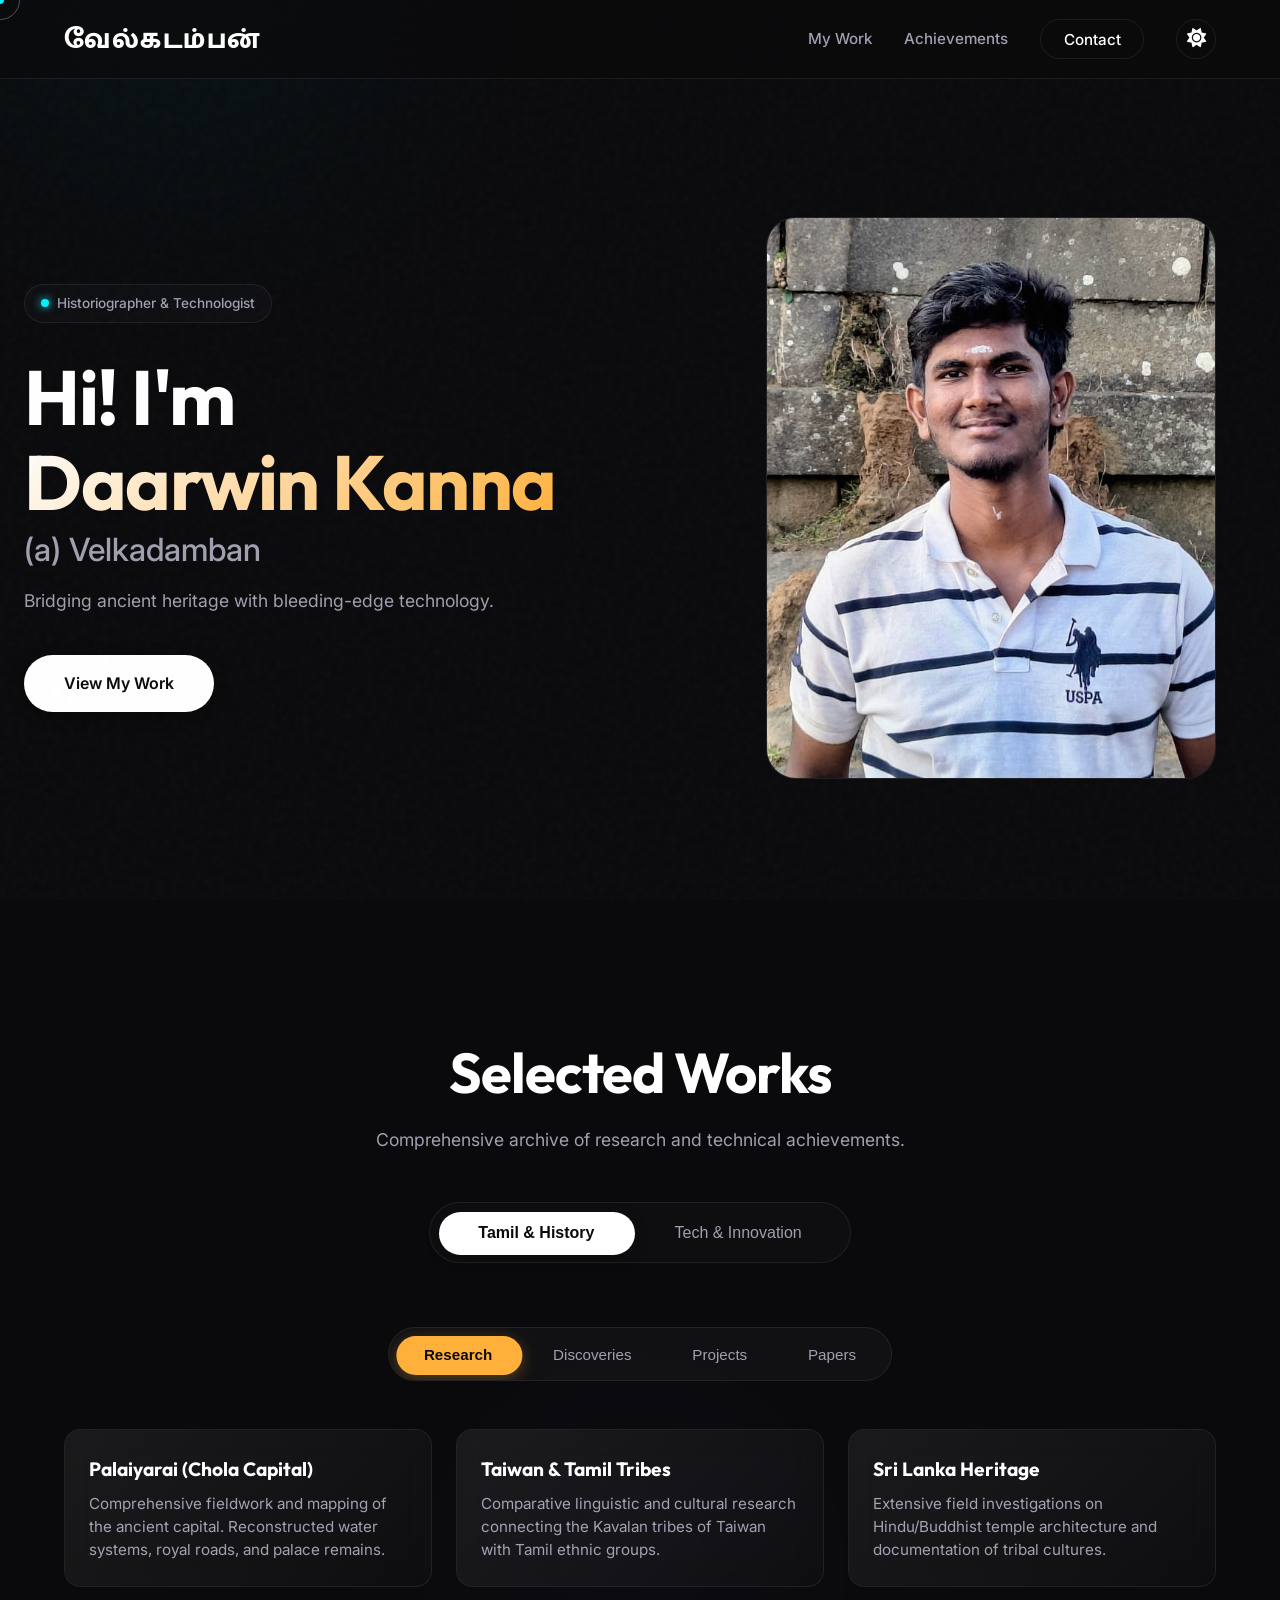
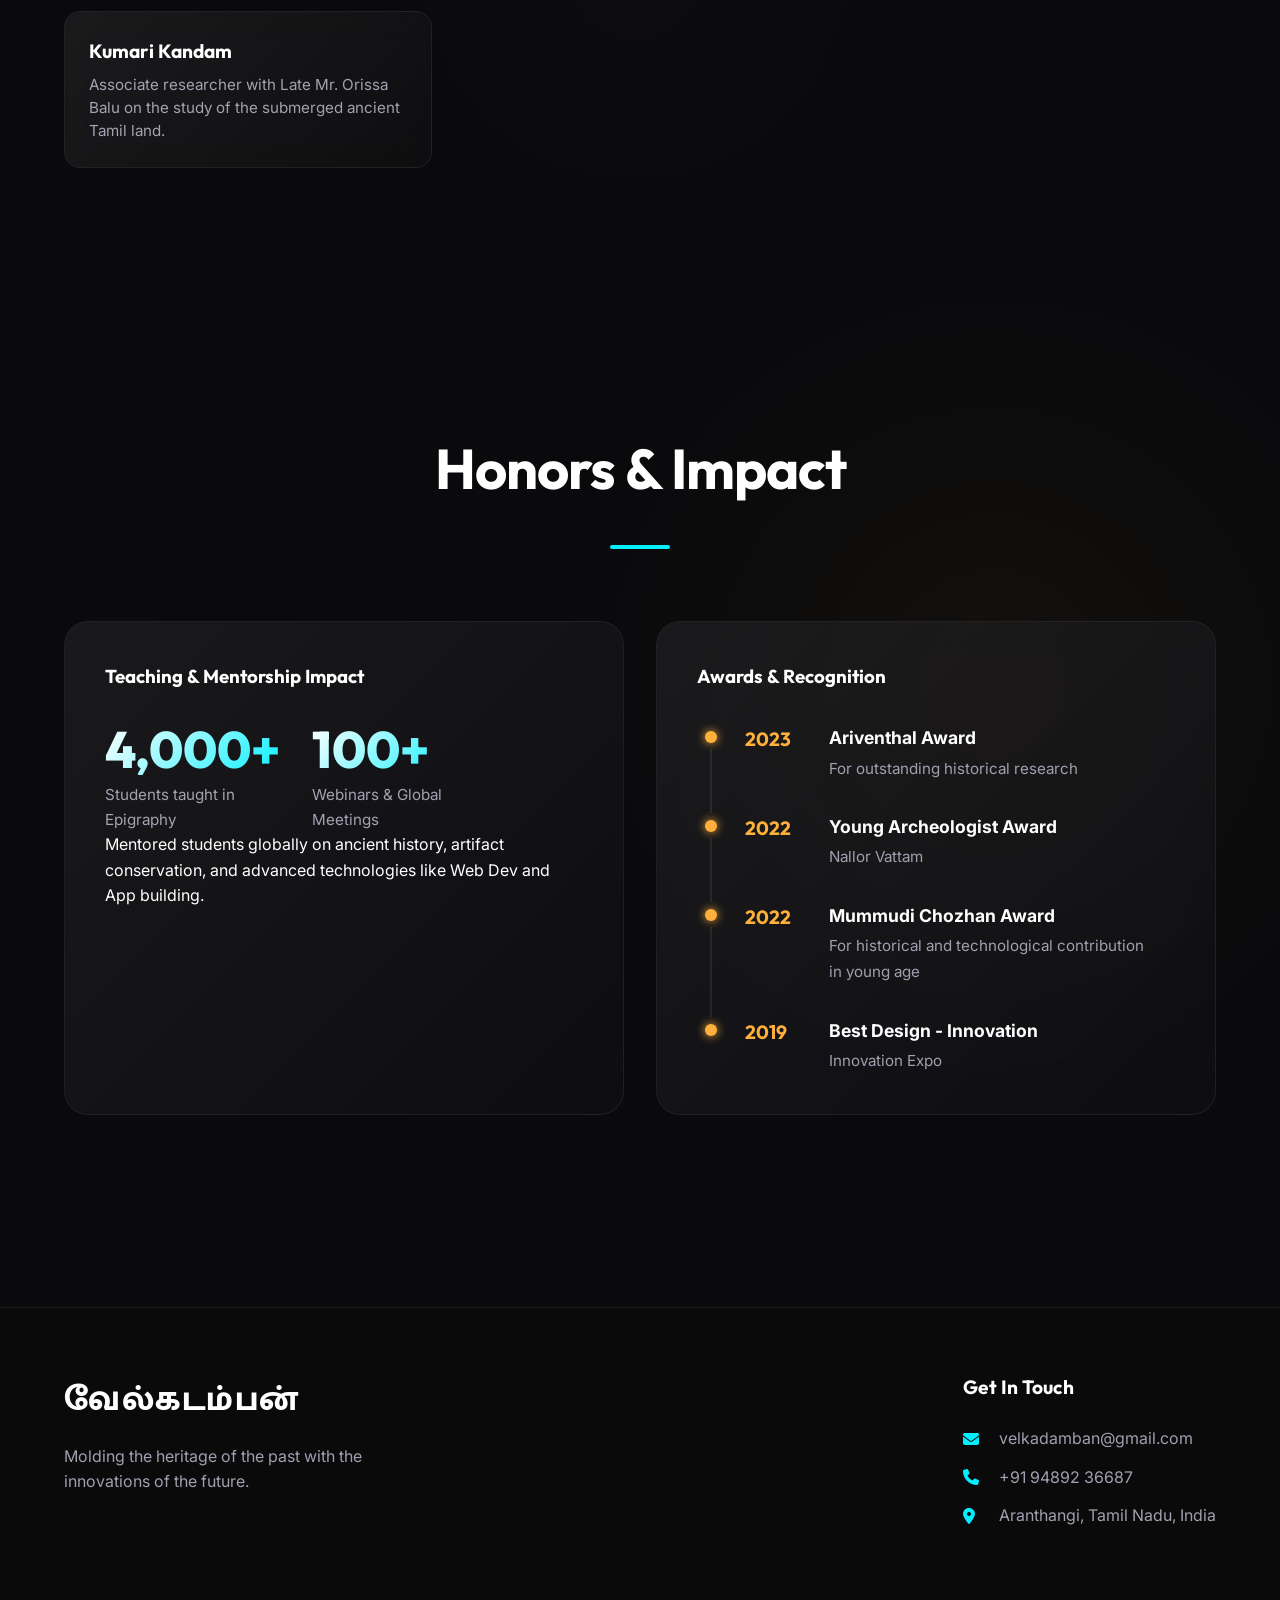
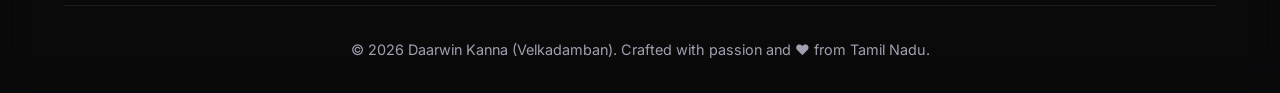
<file: index.html>
<!DOCTYPE html>
<html lang="en">

<head>
    <meta charset="UTF-8">
    <meta name="viewport" content="width=device-width, initial-scale=1.0">
    <title>Daarwin Kanna | Velkadamban - Historiographer & Technologist</title>
    <meta name="description"
        content="Portfolio of Daarwin Kanna (Velkadamban). M. Archaeology & History, Heritage Conservation, Researcher, Lecturer, and Tech Innovator blending AI and History.">

    <!-- Google Fonts -->
    <link rel="preconnect" href="https://fonts.googleapis.com">
    <link rel="preconnect" href="https://fonts.gstatic.com" crossorigin>
    <link
        href="https://fonts.googleapis.com/css2?family=Inter:wght@300;400;500;600&family=Outfit:wght@400;500;700;800;900&family=Mukta+Malar:wght@800&display=swap"
        rel="stylesheet">

    <!-- Custom CSS -->
    <link rel="stylesheet" href="assets/css/main.css">

    <!-- FontAwesome for Icons -->
    <link rel="stylesheet" href="https://cdnjs.cloudflare.com/ajax/libs/font-awesome/6.4.0/css/all.min.css">
</head>

<body class="dark-theme"> <!-- Default Elite Dark Theme -->
    <!-- Custom Cursor -->
    <div class="cursor-dot"></div>
    <div class="cursor-outline"></div>

    <!-- Background Elements -->
    <div class="bg-shape shape-1"></div>
    <div class="bg-shape shape-2"></div>
    <div class="bg-shape shape-3"></div>
    <div class="noise-overlay"></div>

    <!-- Navigation -->
    <nav class="glass-nav">
        <div class="nav-container">
            <a href="#" class="logo tamil-brand">
                <span class="brand-text">வேல்கடம்பன்</span>
                <!-- Fallback if they wanted to use an actual image later -->
                <!-- <img src="assets/img/logo.png" class="brand-img" alt="Logo"> -->
            </a>

            <button class="mobile-toggle" id="mobile-toggle">
                <i class="fa-solid fa-bars"></i>
            </button>

            <ul class="nav-links" id="nav-wrapper">
                <li><a href="#portfolio" class="nav-link">My Work</a></li>
                <li><a href="#achievements" class="nav-link">Achievements</a></li>
                <li><a href="#contact" class="nav-link btn-contact">Contact</a></li>
                <!-- Theme Toggle Button -->
                <li>
                    <button id="theme-toggle" class="theme-toggle magnetic" aria-label="Toggle Theme">
                        <i class="fa-solid fa-moon dark-icon"></i>
                        <i class="fa-solid fa-sun light-icon"></i>
                    </button>
                </li>
            </ul>
        </div>
    </nav>

    <!-- Hero Section -->
    <section class="hero" id="home">
        <div class="hero-content fade-in-up">
            <div class="subtitle-badge">
                <span class="badge-dot"></span>
                Historiographer & Technologist
            </div>
            <h1 class="hero-title">
                Hi! I'm <br>
                <span class="text-gradient-gold">Daarwin Kanna</span> <br>
                <span class="hero-aka">(a) Velkadamban</span>
            </h1>
            <p class="hero-desc">
                Bridging ancient heritage with bleeding-edge technology.
            </p>
            <div class="hero-actions">
                <a href="#portfolio" class="btn btn-primary magnetic">View My Work</a>
            </div>
        </div>

        <!-- Profile Picture & Abstract Graphic -->
        <div class="hero-visual fade-in">
            <div class="profile-container glass-panel">
                <img src="assets/img/velkadamban-daarwin_kanna.jpg" alt="Daarwin Kanna (Velkadamban)"
                    class="profile-img">
            </div>
        </div>
    </section>


    <!-- Portfolio Section with Tabs -->
    <section class="portfolio-section section-padding" id="portfolio">
        <div class="container reveal">
            <div class="section-header center">
                <h2 class="section-title">Selected Works</h2>
                <p class="section-subtitle">Comprehensive archive of research and technical achievements.</p>
            </div>

            <!-- Tab Toggle Buttons -->
            <div class="portfolio-tabs magnetic-nav">
                <button class="tab-btn active" id="history-tab" data-target="history-content" data-group="main">
                    Tamil & History
                </button>
                <button class="tab-btn" id="tech-tab" data-target="tech-content" data-group="main">
                    Tech & Innovation
                </button>
            </div>

            <!-- HISTORY MAIN CONTENT -->
            <div class="tab-content active" id="history-content" data-group="main">
                <!-- History Sub Tabs -->
                <div class="sub-tabs-container">
                    <button class="tab-btn sub-tab-btn active" data-target="hist-research"
                        data-group="history-subs">Research</button>
                    <button class="tab-btn sub-tab-btn" data-target="hist-discoveries"
                        data-group="history-subs">Discoveries</button>
                    <button class="tab-btn sub-tab-btn" data-target="hist-projects"
                        data-group="history-subs">Projects</button>
                    <button class="tab-btn sub-tab-btn" data-target="hist-papers"
                        data-group="history-subs">Papers</button>
                </div>

                <!-- History Sub Contents -->
                <div class="tab-content active" id="hist-research" data-group="history-subs">
                    <div class="elite-list-grid">
                        <div class="elite-list-item glass-panel">
                            <h4>Palaiyarai (Chola Capital)</h4>
                            <p>Comprehensive fieldwork and mapping of the ancient capital. Reconstructed water systems,
                                royal roads, and palace remains.</p>
                        </div>
                        <div class="elite-list-item glass-panel">
                            <h4>Taiwan & Tamil Tribes</h4>
                            <p>Comparative linguistic and cultural research connecting the Kavalan tribes of Taiwan with
                                Tamil ethnic groups.</p>
                        </div>
                        <div class="elite-list-item glass-panel">
                            <h4>Sri Lanka Heritage</h4>
                            <p>Extensive field investigations on Hindu/Buddhist temple architecture and documentation of
                                tribal cultures.</p>
                        </div>
                        <div class="elite-list-item glass-panel">
                            <h4>Kumari Kandam</h4>
                            <p>Associate researcher with Late Mr. Orissa Balu on the study of the submerged ancient
                                Tamil land.</p>
                        </div>
                    </div>
                </div>

                <div class="tab-content" id="hist-discoveries" data-group="history-subs">
                    <div class="elite-list-grid">
                        <div class="elite-list-item glass-panel">
                            <h4>40+ Unrecorded Epigraphs</h4>
                            <p>Discovered inscriptions at Thiruppurambiyam, Tanjore Manambuchavadi, Pattukottai
                                Soorapallam, and more.</p>
                        </div>
                        <div class="elite-list-item glass-panel">
                            <h4>Nathamalai Sluice</h4>
                            <p>Identified and documented 11 distinct inscriptions on the large sluice at Nathamalai.</p>
                        </div>
                        <div class="elite-list-item glass-panel">
                            <h4>Excavation Sites</h4>
                            <p>Identified 650+ potential archaeological sites across Tamil Nadu and Northern Sri Lanka.
                            </p>
                        </div>
                        <div class="elite-list-item glass-panel">
                            <h4>Paleontological Mapping</h4>
                            <p>Mapped sites in Ariyalur and Perambalur districts, analyzing industrial impact on
                                heritage.</p>
                        </div>
                    </div>
                </div>

                <div class="tab-content" id="hist-projects" data-group="history-subs">
                    <div class="elite-list-grid">
                        <div class="elite-list-item glass-panel">
                            <h4>Palm Manuscript Digitization</h4>
                            <p>Preserved 'Yaanai Maruthuvam' (Elephant Medicine) and 'Vaindanai' songs through high-res
                                digitization.</p>
                        </div>
                        <div class="elite-list-item glass-panel">
                            <h4>3D Artifact Modeling</h4>
                            <p>Created 3D digital twins of artifacts discovered in Palaiyarai for conservation and
                                study.</p>
                        </div>
                    </div>
                </div>

                <div class="tab-content" id="hist-papers" data-group="history-subs">
                    <div class="elite-list-grid">
                        <div class="elite-list-item glass-panel">
                            <h4>Palaiyarai: The Forgotten Capital</h4>
                            <p>Authored a forthcoming research book on the historical significance of the Chola city.
                            </p>
                        </div>
                        <div class="elite-list-item glass-panel">
                            <h4>Ancient Tamil Digits AI</h4>
                            <p>Published research on recognizing 10th-century Tamil numbers using Convolutional Neural
                                Networks.</p>
                        </div>
                    </div>
                </div>
            </div>

            <!-- TECH MAIN CONTENT -->
            <div class="tab-content" id="tech-content" data-group="main">
                <!-- Tech Sub Tabs -->
                <div class="sub-tabs-container">
                    <button class="tab-btn sub-tab-btn active" data-target="tech-software"
                        data-group="tech-subs">Software</button>
                    <button class="tab-btn sub-tab-btn" data-target="tech-hardware"
                        data-group="tech-subs">Hardware</button>
                </div>

                <!-- SOFTWARE Sub Content -->
                <div class="tab-content active" id="tech-software" data-group="tech-subs">
                    <!-- Deep Nested Tabs for Software -->
                    <div class="sub-sub-tabs-container">
                        <button class="tab-btn pill-btn active" data-target="soft-papers"
                            data-group="soft-subs">Papers</button>
                        <button class="tab-btn pill-btn" data-target="soft-projects"
                            data-group="soft-subs">Projects</button>
                    </div>

                    <div class="tab-content active" id="soft-papers" data-group="soft-subs">
                        <div class="elite-list-item glass-panel small-padding">
                            <h5>Ancient Tamil Digits Recognition using CNN</h5>
                            <span class="meta-tag">DOI:10.1063/5.0224624</span>
                            <p>Developed a Deep Learning model with TensorFlow/Keras to read inscriptions.</p>
                        </div>
                    </div>

                    <div class="tab-content" id="soft-projects" data-group="soft-subs">
                        <div class="elite-list-grid">
                            <div class="elite-list-item glass-panel small-padding">
                                <h5>Silaisei (Ecommerce)</h5>
                                <p>Designed and developed a professional Shopify ecommerce store. <a href="https://www.silaisei.com/" target="_blank" class="text-link">silaisei.com</a></p>
                            </div>
                            <div class="elite-list-item glass-panel small-padding">
                                <h5>Inventify Hub</h5>
                                <p>Official website for a hardware electronic company. <a href="https://inventifyhub.com/" target="_blank" class="text-link">inventifyhub.com</a></p>
                            </div>
                            <div class="elite-list-item glass-panel small-padding">
                                <h5>Tamil Numeral & Measurement App</h5>
                                <p>First Android app on PlayStore featuring ancient Tamil fractions and numerals.</p>
                            </div>
                            <div class="elite-list-item glass-panel small-padding">
                                <h5>Mobile App Ecosystem</h5>
                                <p>Several innovative applications currently under development.</p>
                            </div>
                            <div class="elite-list-item glass-panel small-padding">
                                <h5>Open Source Python Libraries</h5>
                                <p>Published libraries for converting modern units to ancient Tamil measurement systems.</p>
                            </div>
                            <div class="elite-list-item glass-panel small-padding">
                                <h5>Web Development</h5>
                                <p>Developed 30+ websites for international clients under 'VaanKon'.</p>
                            </div>
                        </div>
                    </div>
                </div>

                <!-- HARDWARE Sub Content -->
                <div class="tab-content" id="tech-hardware" data-group="tech-subs">
                    <!-- Deep Nested Tabs for Hardware -->
                    <div class="sub-sub-tabs-container">
                        <button class="tab-btn pill-btn active" data-target="hard-papers"
                            data-group="hard-subs">Papers</button>
                        <button class="tab-btn pill-btn" data-target="hard-projects"
                            data-group="hard-subs">Projects</button>
                    </div>

                    <div class="tab-content active" id="hard-papers" data-group="hard-subs">
                        <div class="empty-state">
                            <span>Hardware research details documented within project reports.</span>
                        </div>
                    </div>

                    <div class="tab-content" id="hard-projects" data-group="hard-subs">
                        <div class="elite-list-grid">
                            <div class="elite-list-item glass-panel small-padding">
                                <h5>IoT Solar Trackers</h5>
                                <p>Designed intelligent solar tracking systems for optimized energy efficiency.</p>
                            </div>
                            <div class="elite-list-item glass-panel small-padding">
                                <h5>Fire-Fighting Robots</h5>
                                <p>Autonomous robotics systems designed for hazard detection and suppression.</p>
                            </div>
                            <div class="elite-list-item glass-panel small-padding">
                                <h5>Nano Satellites</h5>
                                <p>Development and educational mentorship on small-scale satellite systems.</p>
                            </div>
                            <div class="elite-list-item glass-panel small-padding">
                                <h5>OpenCV Systems</h5>
                                <p>Computer vision hardware implementations for real-time tracking.</p>
                            </div>
                        </div>
                    </div>
                </div>
            </div>
        </div>
    </section>

    <!-- Achievements & Awards Section -->
    <section class="awards section-padding" id="achievements">
        <div class="container reveal">
            <div class="section-header center">
                <h2 class="section-title">Honors & Impact</h2>
                <div class="line"></div>
            </div>

            <div class="split-layout">
                <div class="split-col glass-panel">
                    <h3>Teaching & Mentorship Impact</h3>
                    <div class="metrics">
                        <div class="metric">
                            <span class="metric-number text-gradient-teal">4,000+</span>
                            <span class="metric-label">Students taught in Epigraphy</span>
                        </div>
                        <div class="metric">
                            <span class="metric-number text-gradient-teal">100+</span>
                            <span class="metric-label">Webinars & Global Meetings</span>
                        </div>
                    </div>
                    <p class="mt-4">Mentored students globally on ancient history, artifact conservation, and advanced
                        technologies like Web Dev and App building.</p>
                </div>

                <div class="split-col glass-panel awards-col">
                    <h3>Awards & Recognition</h3>
                    <ul class="award-list">
                        <li>
                            <div class="award-year">2023</div>
                            <div class="award-info">
                                <strong>Ariventhal Award</strong>
                                <span>For outstanding historical research</span>
                            </div>
                        </li>
                        <li>
                            <div class="award-year">2022</div>
                            <div class="award-info">
                                <strong>Young Archeologist Award</strong>
                                <span>Nallor Vattam</span>
                            </div>
                        </li>
                        <li>
                            <div class="award-year">2022</div>
                            <div class="award-info">
                                <strong>Mummudi Chozhan Award</strong>
                                <span>For historical and technological contribution in young age</span>
                            </div>
                        </li>
                        <li>
                            <div class="award-year">2019</div>
                            <div class="award-info">
                                <strong>Best Design - Innovation</strong>
                                <span>Innovation Expo</span>
                            </div>
                        </li>
                    </ul>
                </div>
            </div>
        </div>
    </section>

    <!-- Footer -->
    <footer id="contact" class="glass-footer">
        <div class="container">
            <div class="footer-content">
                <div class="footer-brand">
                    <h2 class="tamil-brand">
                        <span class="brand-text">வேல்கடம்பன்</span>
                        <!-- <img src="assets/img/logo.png" class="brand-img" alt="Logo"> -->
                    </h2>
                    <p>Molding the heritage of the past with the innovations of the future.</p>
                </div>
                <div class="footer-contact">
                    <h4>Get In Touch</h4>
                    <a href="mailto:velkadamban@gmail.com" class="contact-link"><i class="fa-solid fa-envelope"></i>
                        velkadamban@gmail.com</a>
                    <a href="tel:+919489236687" class="contact-link"><i class="fa-solid fa-phone"></i> +91 94892
                        36687</a>
                    <span class="contact-link"><i class="fa-solid fa-location-dot"></i> Aranthangi, Tamil Nadu,
                        India</span>
                </div>
            </div>
            <div class="footer-bottom">
                <p>&copy; 2026 Daarwin Kanna (Velkadamban). Crafted with passion and ❤️ from Tamil Nadu.</p>
            </div>
        </div>
    </footer>

    <script src="assets/js/main.js"></script>
</body>

</html>
</file>
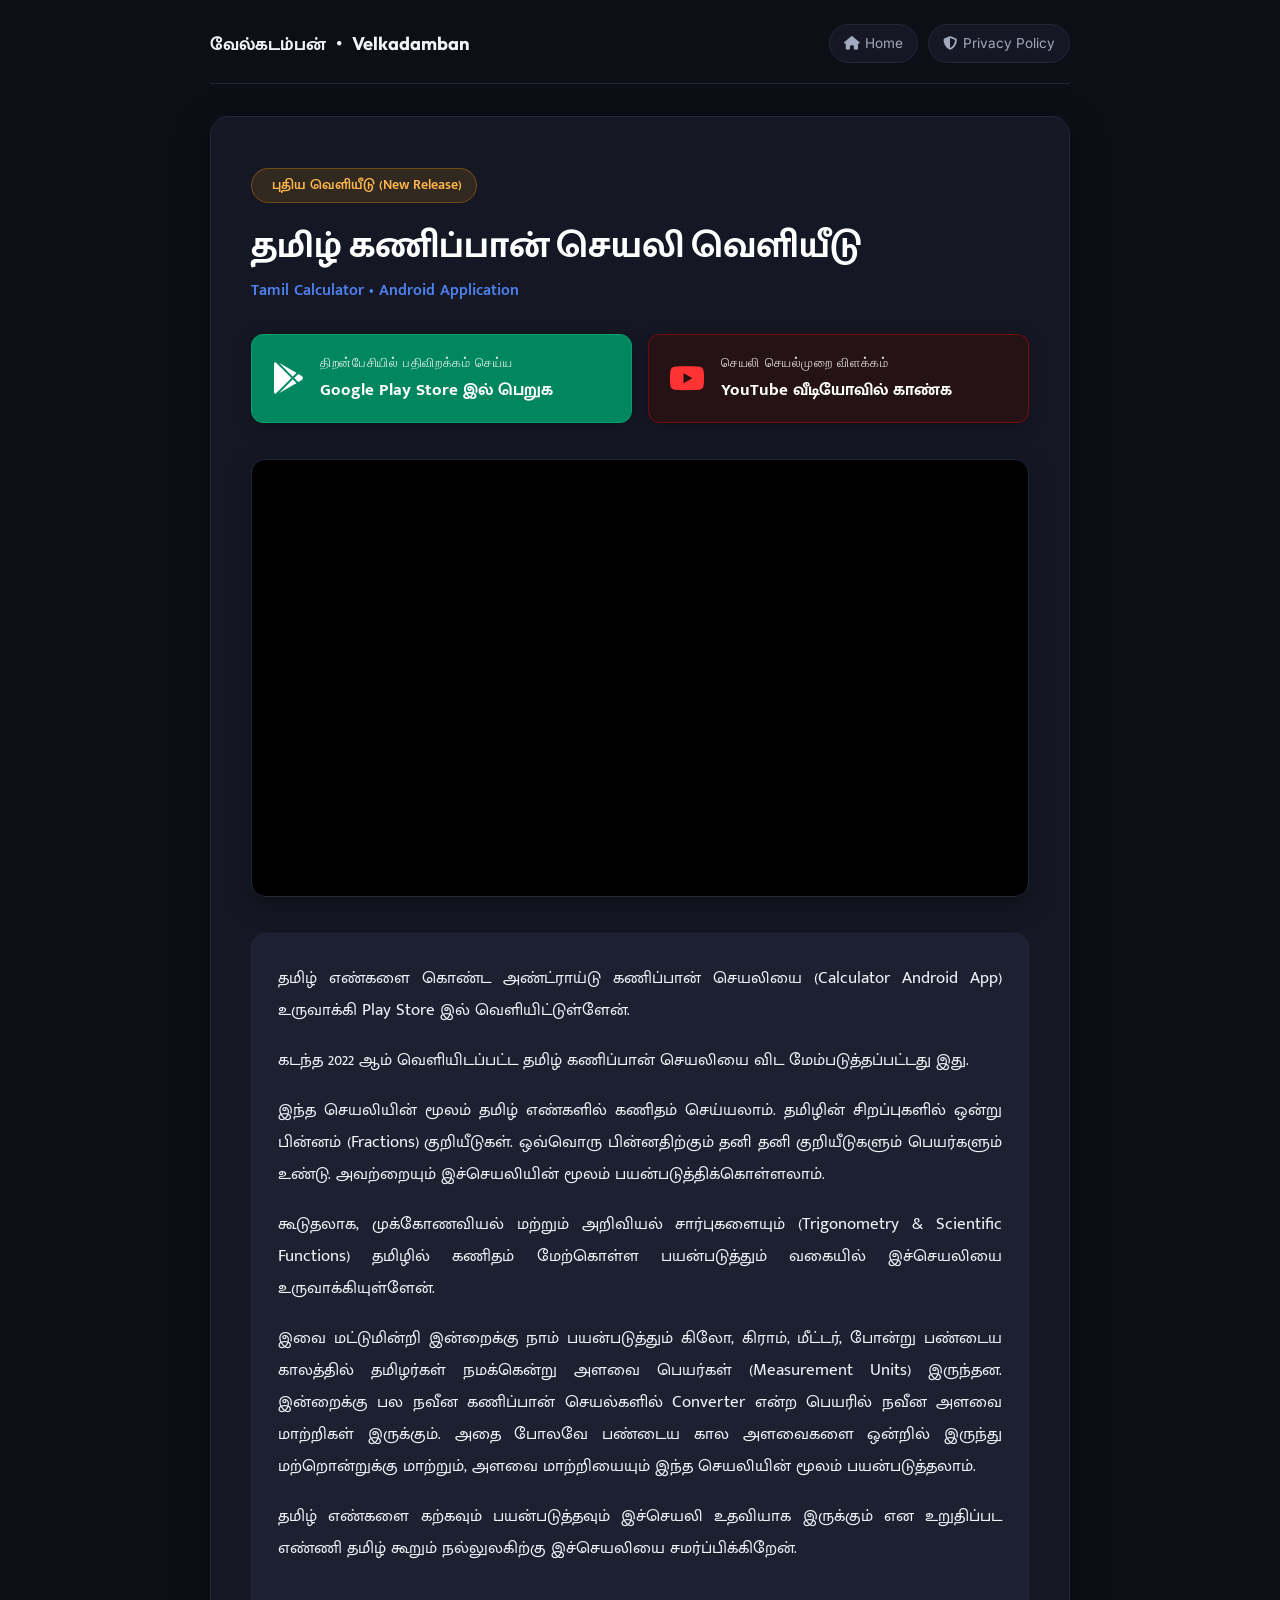
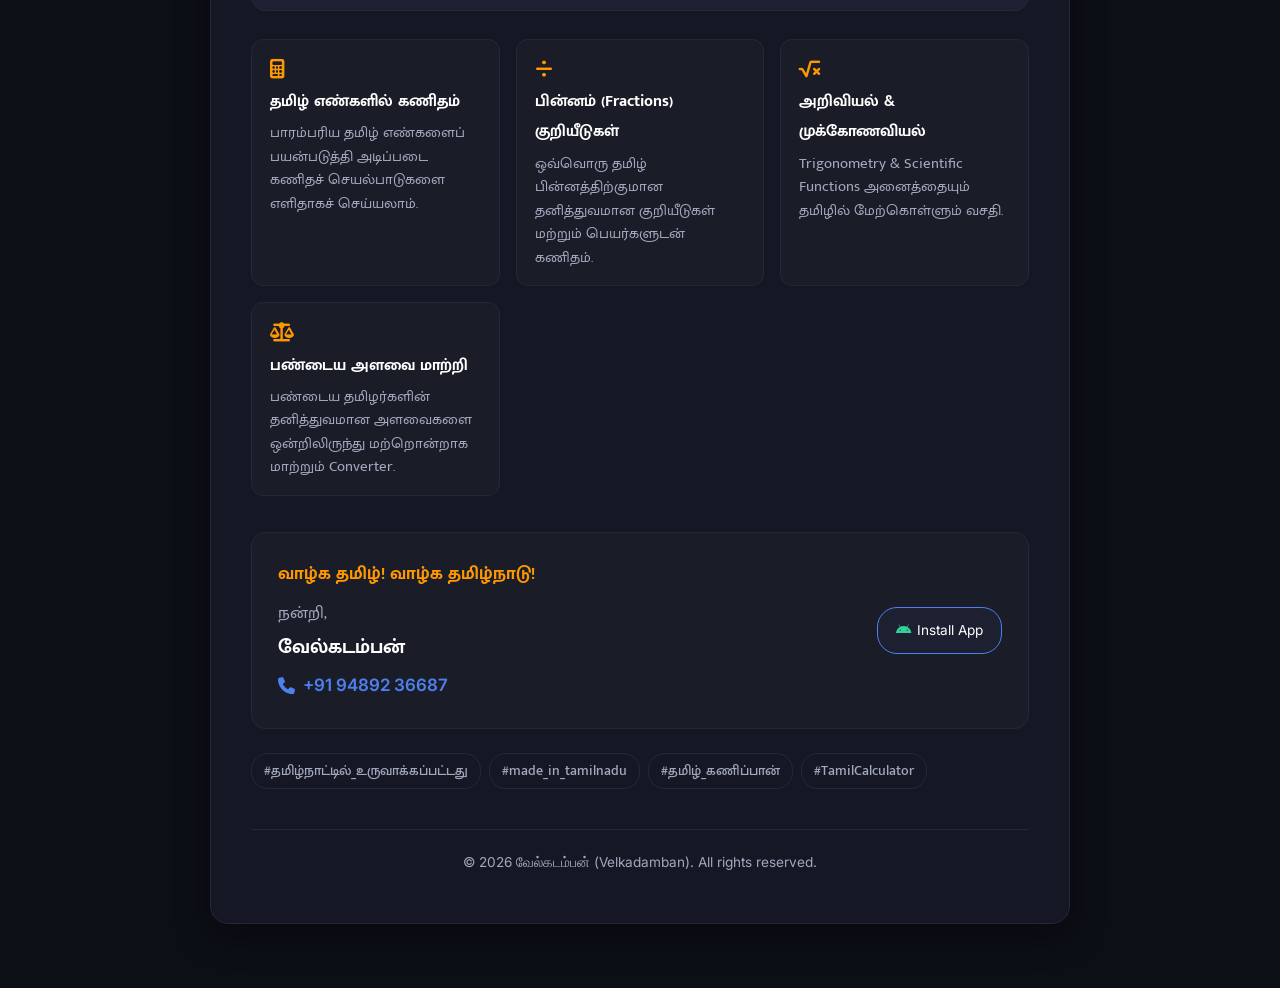
<file: tamil-calculator/how-to-use/index.html>
<!DOCTYPE html>
<html lang="ta">

<head>
    <meta charset="UTF-8">
    <meta name="viewport" content="width=device-width, initial-scale=1.0">
    <title>தமிழ் கணிப்பான் செயலி - எவ்வாறு பயன்படுத்துவது | Tamil Calculator</title>
    <meta name="description" content="தமிழ் எண்களைக் கொண்ட அண்ட்ராய்டு கணிப்பான் செயலி (Tamil Calculator App) வெளியீடு மற்றும் எவ்வாறு பயன்படுத்துவது என்பதற்கான விளக்கம்.">
    <link rel="canonical" href="https://velkadamban.com/tamil-calculator/how-to-use">

    <!-- Open Graph / Social Sharing -->
    <meta property="og:type" content="article">
    <meta property="og:title" content="தமிழ் கணிப்பான் செயலி வெளியீடு - எவ்வாறு பயன்படுத்துவது">
    <meta property="og:description" content="தமிழ் எண்களைக் கொண்ட அண்ட்ராய்டு கணிப்பான் செயலி. பாரம்பரிய பின்னம், அறிவியல் கணிதம் மற்றும் பண்டைய அளவை மாற்றிகள்.">
    <meta property="og:url" content="https://velkadamban.com/tamil-calculator/how-to-use">

    <!-- Google Fonts -->
    <link rel="preconnect" href="https://fonts.googleapis.com">
    <link rel="preconnect" href="https://fonts.gstatic.com" crossorigin>
    <link href="https://fonts.googleapis.com/css2?family=Inter:wght@300;400;500;600;700&family=Mukta+Malar:wght@400;500;600;700;800&family=Outfit:wght@600;700&display=swap" rel="stylesheet">
    
    <!-- FontAwesome for Icons -->
    <link rel="stylesheet" href="https://cdnjs.cloudflare.com/ajax/libs/font-awesome/6.5.0/css/all.min.css">

    <style>
        :root {
            --bg: #0d0f17;
            --surface: #151824;
            --surface-border: #232738;
            --surface-card: #1c2030;
            --text-primary: #f0f2f8;
            --text-secondary: #a2a8bd;
            --accent: #4e80ee;
            --accent-hover: #3b6cd9;
            --accent-gradient: linear-gradient(135deg, #e65100, #ff9800);
            --playstore-green: #01875f;
            --playstore-hover: #016b4b;
            --youtube-red: #ff0000;
            --font-main: 'Mukta Malar', 'Inter', -apple-system, BlinkMacSystemFont, sans-serif;
            --font-latin: 'Inter', -apple-system, BlinkMacSystemFont, sans-serif;
            --font-title: 'Outfit', 'Mukta Malar', sans-serif;
        }

        * {
            margin: 0;
            padding: 0;
            box-sizing: border-box;
        }

        body {
            background-color: var(--bg);
            color: var(--text-primary);
            font-family: var(--font-main);
            line-height: 1.85;
            font-size: 17px;
            padding: 24px 16px 64px 16px;
            -webkit-font-smoothing: antialiased;
        }

        .header-bar {
            max-width: 860px;
            margin: 0 auto 32px auto;
            display: flex;
            align-items: center;
            justify-content: space-between;
            padding-bottom: 20px;
            border-bottom: 1px solid var(--surface-border);
            flex-wrap: wrap;
            gap: 12px;
        }

        .brand-link {
            display: inline-flex;
            align-items: center;
            gap: 10px;
            color: var(--text-primary);
            text-decoration: none;
            font-family: var(--font-title);
            font-weight: 700;
            font-size: 1.15rem;
            transition: color 0.2s ease;
        }

        .brand-link:hover {
            color: var(--accent);
        }

        .nav-actions {
            display: flex;
            align-items: center;
            gap: 10px;
        }

        .nav-badge {
            font-size: 0.85rem;
            color: var(--text-secondary);
            text-decoration: none;
            padding: 6px 14px;
            background: var(--surface);
            border: 1px solid var(--surface-border);
            border-radius: 20px;
            font-family: var(--font-latin);
            transition: all 0.2s ease;
            display: inline-flex;
            align-items: center;
            gap: 6px;
        }

        .nav-badge:hover {
            color: var(--text-primary);
            border-color: var(--accent);
        }

        .container {
            max-width: 860px;
            margin: 0 auto;
            background: var(--surface);
            border: 1px solid var(--surface-border);
            border-radius: 18px;
            padding: 48px 40px;
            box-shadow: 0 10px 35px rgba(0, 0, 0, 0.4);
        }

        @media (max-width: 640px) {
            .container {
                padding: 28px 18px;
            }
        }

        .badge-tag {
            display: inline-flex;
            align-items: center;
            gap: 6px;
            background: rgba(255, 152, 0, 0.12);
            color: #ffb74d;
            border: 1px solid rgba(255, 152, 0, 0.3);
            padding: 4px 14px;
            border-radius: 20px;
            font-size: 0.85rem;
            font-weight: 600;
            margin-bottom: 16px;
        }

        h1 {
            font-family: var(--font-title);
            font-size: 2.3rem;
            font-weight: 700;
            line-height: 1.35;
            color: #ffffff;
            margin-bottom: 8px;
        }

        .app-meta {
            font-size: 1rem;
            color: var(--accent);
            font-weight: 600;
            margin-bottom: 28px;
            display: block;
        }

        .action-cards {
            display: grid;
            grid-template-columns: repeat(auto-fit, minmax(260px, 1fr));
            gap: 16px;
            margin: 28px 0 36px 0;
        }

        .btn-card {
            display: flex;
            align-items: center;
            gap: 16px;
            padding: 16px 20px;
            border-radius: 12px;
            text-decoration: none;
            transition: all 0.25s ease;
            box-shadow: 0 4px 16px rgba(0, 0, 0, 0.25);
        }

        .btn-playstore {
            background: var(--playstore-green);
            color: #ffffff;
            border: 1px solid #02a172;
        }

        .btn-playstore:hover {
            background: var(--playstore-hover);
            transform: translateY(-2px);
            box-shadow: 0 6px 20px rgba(1, 135, 95, 0.4);
        }

        .btn-youtube {
            background: #251214;
            color: #ffffff;
            border: 1px solid rgba(255, 0, 0, 0.35);
        }

        .btn-youtube:hover {
            background: #351518;
            border-color: #ff3333;
            transform: translateY(-2px);
            box-shadow: 0 6px 20px rgba(255, 0, 0, 0.25);
        }

        .btn-icon {
            font-size: 2rem;
            flex-shrink: 0;
        }

        .btn-youtube .btn-icon {
            color: #ff3333;
        }

        .btn-text small {
            display: block;
            font-size: 0.8rem;
            opacity: 0.85;
            font-family: var(--font-latin);
            text-transform: uppercase;
            letter-spacing: 0.05em;
        }

        .btn-text strong {
            display: block;
            font-size: 1.05rem;
            font-weight: 700;
        }

        .video-wrapper {
            margin: 36px 0;
            background: #000;
            border-radius: 14px;
            overflow: hidden;
            border: 1px solid var(--surface-border);
            box-shadow: 0 8px 24px rgba(0, 0, 0, 0.35);
        }

        .video-container {
            position: relative;
            padding-bottom: 56.25%; /* 16:9 Aspect Ratio */
            height: 0;
            overflow: hidden;
        }

        .video-container iframe {
            position: absolute;
            top: 0;
            left: 0;
            width: 100%;
            height: 100%;
            border: 0;
        }

        .content-box {
            background: var(--surface-card);
            border: 1px solid var(--surface-border);
            border-radius: 14px;
            padding: 28px 26px;
            margin-bottom: 28px;
        }

        p {
            color: var(--text-primary);
            margin-bottom: 18px;
            font-size: 1.08rem;
            text-align: justify;
        }

        .feature-grid {
            display: grid;
            grid-template-columns: repeat(auto-fit, minmax(240px, 1fr));
            gap: 16px;
            margin: 24px 0 28px 0;
        }

        .feature-item {
            background: rgba(255, 255, 255, 0.02);
            border: 1px solid var(--surface-border);
            border-radius: 12px;
            padding: 16px 18px;
            transition: border-color 0.2s ease;
        }

        .feature-item:hover {
            border-color: rgba(78, 128, 238, 0.4);
        }

        .feature-item i {
            color: #ff9800;
            font-size: 1.2rem;
            margin-bottom: 8px;
            display: inline-block;
        }

        .feature-item strong {
            display: block;
            font-size: 1.02rem;
            color: #ffffff;
            margin-bottom: 4px;
        }

        .feature-item span {
            font-size: 0.92rem;
            color: var(--text-secondary);
            line-height: 1.6;
            display: block;
        }

        .author-card {
            margin-top: 36px;
            padding: 24px 26px;
            background: rgba(255, 255, 255, 0.02);
            border: 1px solid var(--surface-border);
            border-radius: 14px;
            display: flex;
            justify-content: space-between;
            align-items: center;
            flex-wrap: wrap;
            gap: 20px;
        }

        .author-details h3 {
            font-size: 1.25rem;
            color: #ffffff;
            margin-bottom: 4px;
        }

        .author-details .phone-link {
            color: var(--accent);
            text-decoration: none;
            font-family: var(--font-latin);
            font-weight: 600;
            display: inline-flex;
            align-items: center;
            gap: 8px;
            transition: color 0.2s ease;
        }

        .author-details .phone-link:hover {
            color: var(--accent-hover);
            text-decoration: underline;
        }

        .salutation {
            font-size: 1.15rem;
            font-weight: 700;
            color: #ff9800;
            margin-bottom: 6px;
        }

        .tags-row {
            display: flex;
            flex-wrap: wrap;
            gap: 8px;
            margin-top: 24px;
        }

        .tag-pill {
            background: var(--surface);
            border: 1px solid var(--surface-border);
            color: var(--text-secondary);
            font-size: 0.88rem;
            padding: 4px 12px;
            border-radius: 16px;
            font-weight: 500;
        }

        .footer-note {
            margin-top: 40px;
            padding-top: 20px;
            border-top: 1px solid var(--surface-border);
            font-size: 0.85rem;
            color: var(--text-secondary);
            text-align: center;
            font-family: var(--font-latin);
        }
    </style>
</head>

<body>
    <header class="header-bar">
        <a href="/" class="brand-link">
            <span>வேல்கடம்பன்</span> &bull; <span>Velkadamban</span>
        </a>
        <div class="nav-actions">
            <a href="/" class="nav-badge"><i class="fa-solid fa-house"></i> Home</a>
            <a href="/tamil-calculator/privacy-policy" class="nav-badge"><i class="fa-solid fa-shield-halved"></i> Privacy Policy</a>
        </div>
    </header>

    <main class="container">
        <div class="badge-tag">
            <i class="fa-solid fa-sparkles"></i> புதிய வெளியீடு (New Release)
        </div>

        <h1>தமிழ் கணிப்பான் செயலி வெளியீடு</h1>
        <div class="app-meta">Tamil Calculator &bull; Android Application</div>

        <!-- Direct CTA Buttons -->
        <div class="action-cards">
            <a href="https://play.google.com/store/apps/details?id=com.velkadamban.tamcal" target="_blank" rel="noopener noreferrer" class="btn-card btn-playstore">
                <i class="fa-brands fa-google-play btn-icon"></i>
                <div class="btn-text">
                    <small>திறன்பேசியில் பதிவிறக்கம் செய்ய</small>
                    <strong>Google Play Store இல் பெறுக</strong>
                </div>
            </a>
            <a href="https://youtu.be/haLbZeKWxUg?si=Xa80GsGdY1N5V5Tr" target="_blank" rel="noopener noreferrer" class="btn-card btn-youtube">
                <i class="fa-brands fa-youtube btn-icon"></i>
                <div class="btn-text">
                    <small>செயலி செயல்முறை விளக்கம்</small>
                    <strong>YouTube வீடியோவில் காண்க</strong>
                </div>
            </a>
        </div>

        <!-- Embedded How-to-use Video -->
        <div class="video-wrapper">
            <div class="video-container">
                <iframe 
                    src="https://www.youtube-nocookie.com/embed/haLbZeKWxUg" 
                    title="தமிழ் கணிப்பான் - எவ்வாறு பயன்படுத்துவது | How to Use Tamil Calculator" 
                    allow="accelerometer; autoplay; clipboard-write; encrypted-media; gyroscope; picture-in-picture; web-share" 
                    allowfullscreen>
                </iframe>
            </div>
        </div>

        <!-- Main Announcement Text Content -->
        <div class="content-box">
            <p>
                தமிழ் எண்களை கொண்ட அண்ட்ராய்டு கணிப்பான் செயலியை (Calculator Android App) உருவாக்கி Play Store இல் வெளியிட்டுள்ளேன்.
            </p>
            <p>
                கடந்த 2022 ஆம் வெளியிடப்பட்ட தமிழ் கணிப்பான் செயலியை விட மேம்படுத்தப்பட்டது இது.
            </p>
            <p>
                இந்த செயலியின் மூலம் தமிழ் எண்களில் கணிதம் செய்யலாம். தமிழின் சிறப்புகளில் ஒன்று பின்னம் (Fractions) குறியீடுகள். ஒவ்வொரு பின்னதிற்கும் தனி தனி குறியீடுகளும் பெயர்களும் உண்டு. அவற்றையும் இச்செயலியின் மூலம் பயன்படுத்திக்கொள்ளலாம்.
            </p>
            <p>
                கூடுதலாக, முக்கோணவியல் மற்றும் அறிவியல் சார்புகளையும் (Trigonometry & Scientific Functions) தமிழில் கணிதம் மேற்கொள்ள பயன்படுத்தும் வகையில் இச்செயலியை உருவாக்கியுள்ளேன்.
            </p>
            <p>
                இவை மட்டுமின்றி இன்றைக்கு நாம் பயன்படுத்தும் கிலோ, கிராம், மீட்டர், போன்று பண்டைய காலத்தில் தமிழர்கள் நமக்கென்று அளவை பெயர்கள் (Measurement Units) இருந்தன. இன்றைக்கு பல நவீன கணிப்பான் செயல்களில் Converter என்ற பெயரில் நவீன அளவை மாற்றிகள் இருக்கும். அதை போலவே பண்டைய கால அளவைகளை ஒன்றில் இருந்து மற்றொன்றுக்கு மாற்றும், அளவை மாற்றியையும் இந்த செயலியின் மூலம் பயன்படுத்தலாம்.
            </p>
            <p>
                தமிழ் எண்களை கற்கவும் பயன்படுத்தவும் இச்செயலி உதவியாக இருக்கும் என உறுதிப்பட எண்ணி தமிழ் கூறும் நல்லுலகிற்கு இச்செயலியை சமர்ப்பிக்கிறேன்.
            </p>
        </div>

        <!-- Feature Highlights -->
        <div class="feature-grid">
            <div class="feature-item">
                <i class="fa-solid fa-calculator"></i>
                <strong>தமிழ் எண்களில் கணிதம்</strong>
                <span>பாரம்பரிய தமிழ் எண்களைப் பயன்படுத்தி அடிப்படை கணிதச் செயல்பாடுகளை எளிதாகச் செய்யலாம்.</span>
            </div>
            <div class="feature-item">
                <i class="fa-solid fa-divide"></i>
                <strong>பின்னம் (Fractions) குறியீடுகள்</strong>
                <span>ஒவ்வொரு தமிழ் பின்னத்திற்குமான தனித்துவமான குறியீடுகள் மற்றும் பெயர்களுடன் கணிதம்.</span>
            </div>
            <div class="feature-item">
                <i class="fa-solid fa-square-root-variable"></i>
                <strong>அறிவியல் & முக்கோணவியல்</strong>
                <span>Trigonometry & Scientific Functions அனைத்தையும் தமிழில் மேற்கொள்ளும் வசதி.</span>
            </div>
            <div class="feature-item">
                <i class="fa-solid fa-scale-balanced"></i>
                <strong>பண்டைய அளவை மாற்றி</strong>
                <span>பண்டைய தமிழர்களின் தனித்துவமான அளவைகளை ஒன்றிலிருந்து மற்றொன்றாக மாற்றும் Converter.</span>
            </div>
        </div>

        <!-- Author & Contact Box -->
        <div class="author-card">
            <div>
                <div class="salutation">வாழ்க தமிழ்! வாழ்க தமிழ்நாடு!</div>
                <div class="author-details">
                    <p style="margin: 0; color: var(--text-secondary);">நன்றி,</p>
                    <h3>வேல்கடம்பன்</h3>
                    <a href="tel:+919489236687" class="phone-link">
                        <i class="fa-solid fa-phone"></i> +91 94892 36687
                    </a>
                </div>
            </div>
            <div>
                <a href="https://play.google.com/store/apps/details?id=com.velkadamban.tamcal" target="_blank" rel="noopener noreferrer" class="nav-badge" style="background: var(--surface-card); border-color: var(--accent); color: #fff; padding: 10px 18px;">
                    <i class="fa-brands fa-android" style="color: #34d399;"></i> Install App
                </a>
            </div>
        </div>

        <!-- Hashtags -->
        <div class="tags-row">
            <span class="tag-pill">#தமிழ்நாட்டில்_உருவாக்கப்பட்டது</span>
            <span class="tag-pill">#made_in_tamilnadu</span>
            <span class="tag-pill">#தமிழ்_கணிப்பான்</span>
            <span class="tag-pill">#TamilCalculator</span>
        </div>

        <div class="footer-note">
            &copy; 2026 வேல்கடம்பன் (Velkadamban). All rights reserved.
        </div>
    </main>
</body>

</html>
</file>
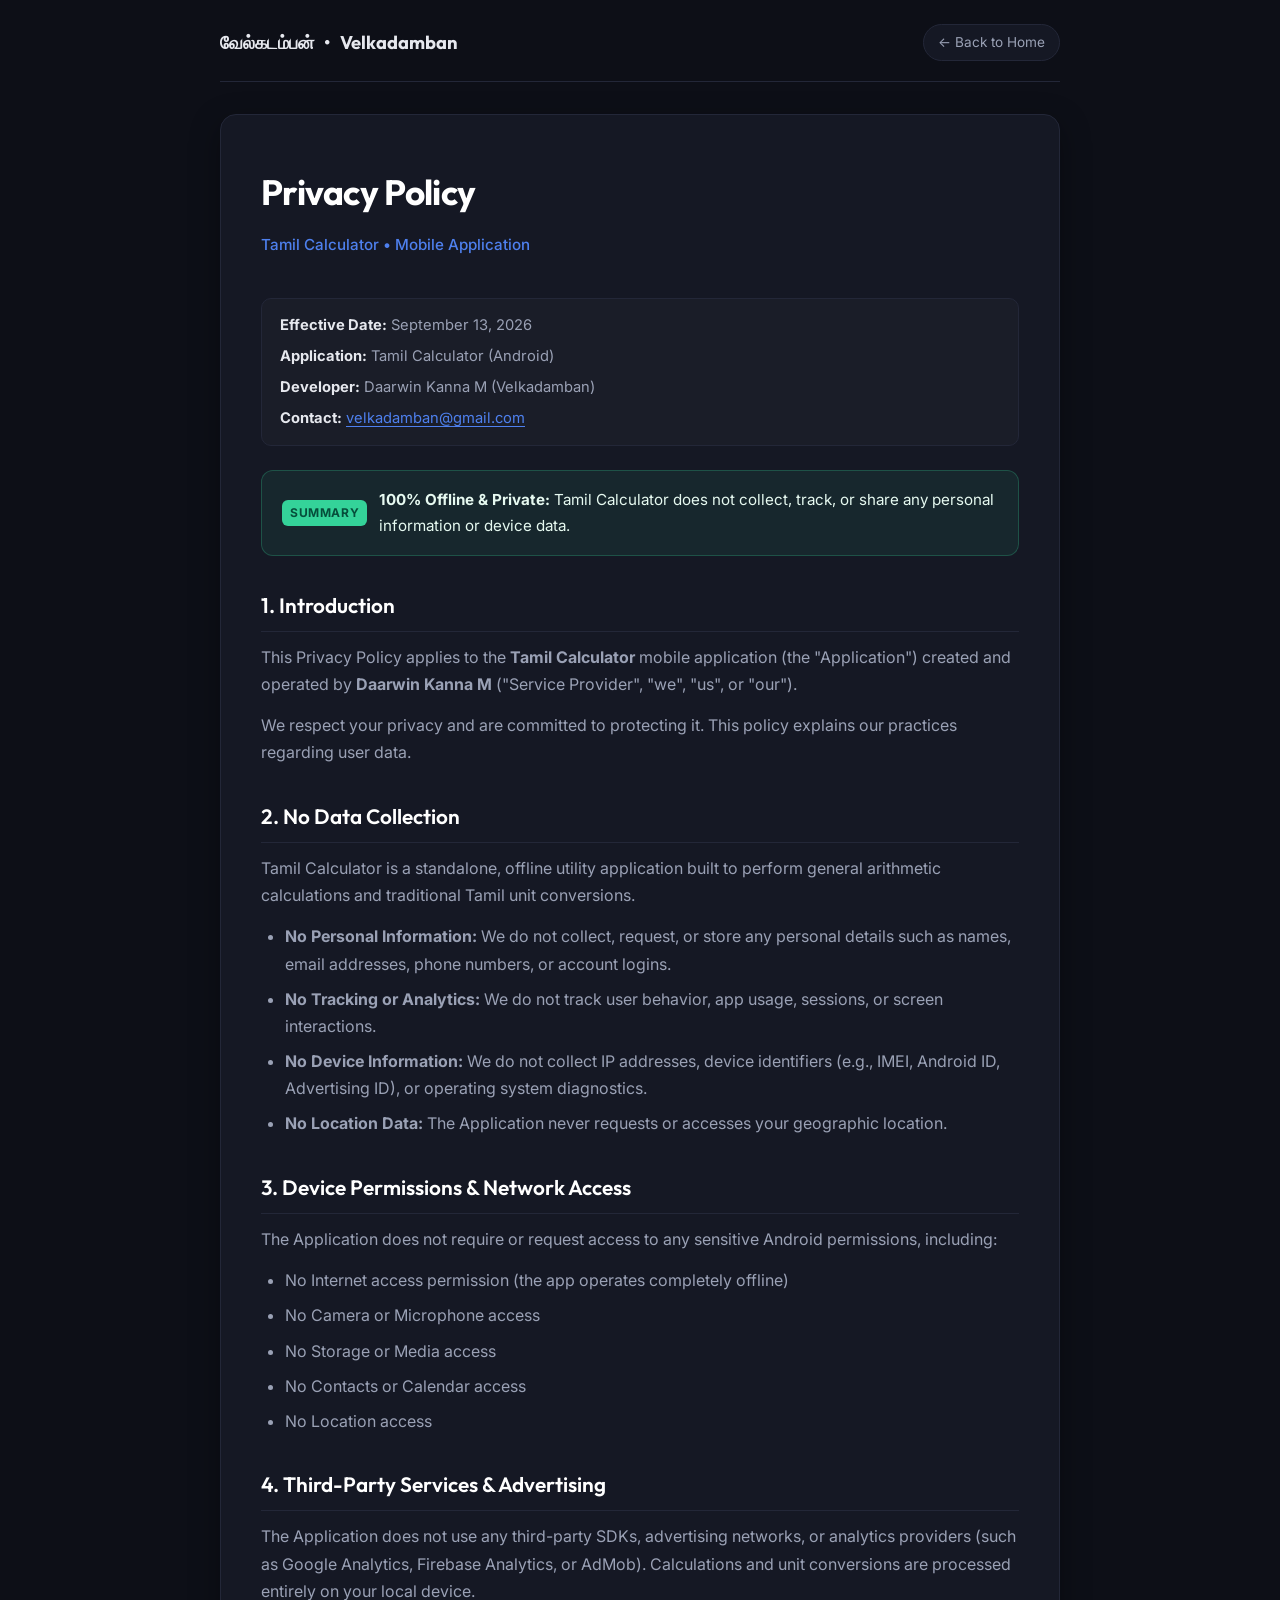
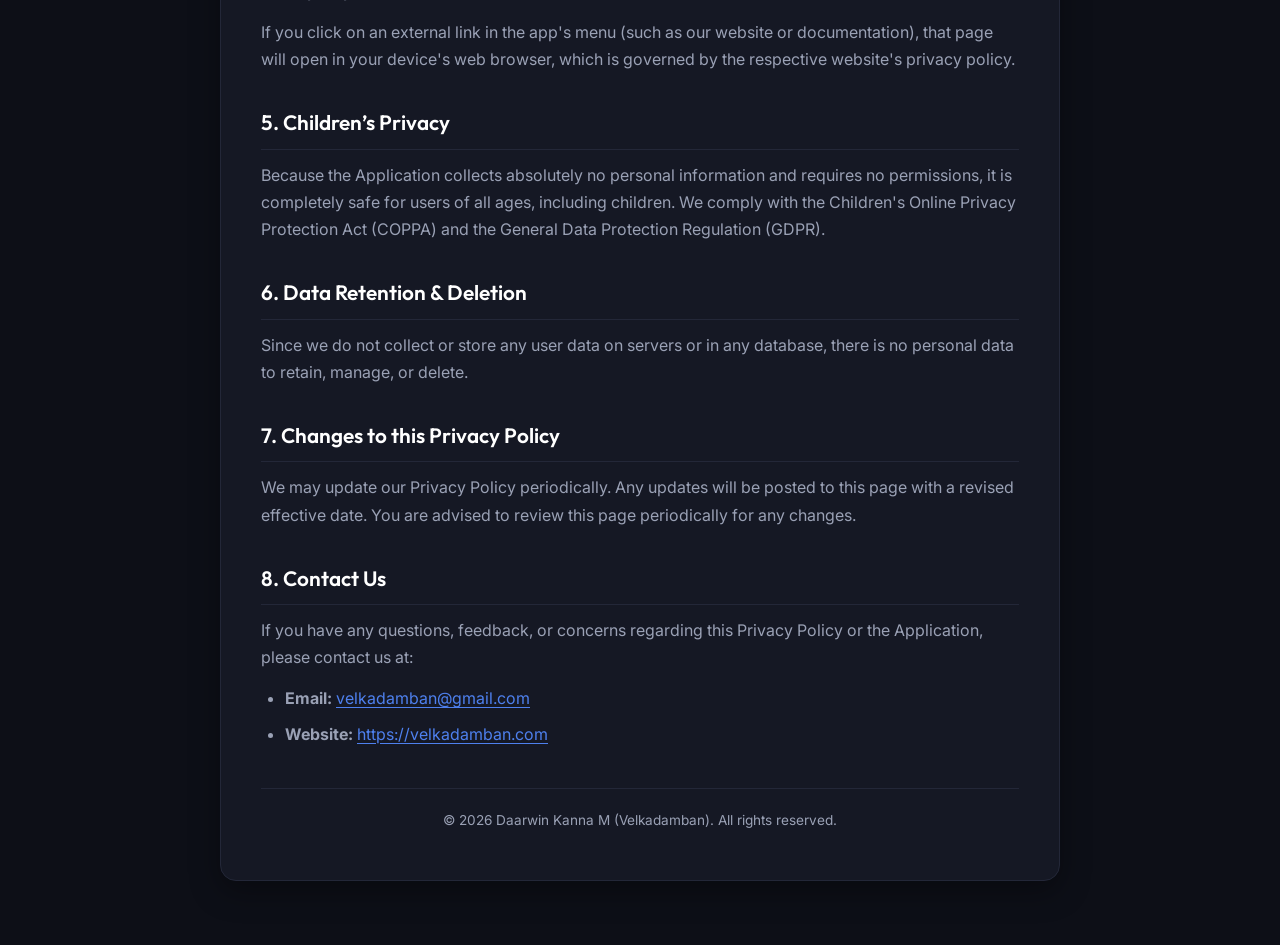
<file: tamil-calculator/privacy-policy/index.html>
<!DOCTYPE html>
<html lang="en">

<head>
    <meta charset="UTF-8">
    <meta name="viewport" content="width=device-width, initial-scale=1.0">
    <title>Privacy Policy - Tamil Calculator | Velkadamban</title>
    <meta name="description" content="Privacy Policy for Tamil Calculator mobile application developed by Daarwin Kanna M (Velkadamban).">
    <link rel="preconnect" href="https://fonts.googleapis.com">
    <link rel="preconnect" href="https://fonts.gstatic.com" crossorigin>
    <link href="https://fonts.googleapis.com/css2?family=Inter:wght@300;400;500;600;700&family=Outfit:wght@500;700&display=swap" rel="stylesheet">
    <style>
        :root {
            --bg: #0d0f17;
            --surface: #151824;
            --surface-border: #232738;
            --text-primary: #e6e8ee;
            --text-secondary: #9aa1b5;
            --accent: #4e80ee;
            --accent-hover: #3b6cd9;
            --success: #34d399;
            --font-main: 'Inter', -apple-system, BlinkMacSystemFont, 'Segoe UI', Roboto, sans-serif;
            --font-title: 'Outfit', var(--font-main);
        }

        * {
            margin: 0;
            padding: 0;
            box-sizing: border-box;
        }

        body {
            background-color: var(--bg);
            color: var(--text-primary);
            font-family: var(--font-main);
            line-height: 1.7;
            font-size: 16px;
            padding: 24px 16px 64px 16px;
            -webkit-font-smoothing: antialiased;
        }

        .header-bar {
            max-width: 840px;
            margin: 0 auto 32px auto;
            display: flex;
            align-items: center;
            justify-content: space-between;
            padding-bottom: 20px;
            border-bottom: 1px solid var(--surface-border);
        }

        .brand-link {
            display: inline-flex;
            align-items: center;
            gap: 10px;
            color: var(--text-primary);
            text-decoration: none;
            font-family: var(--font-title);
            font-weight: 700;
            font-size: 1.15rem;
            transition: color 0.2s ease;
        }

        .brand-link:hover {
            color: var(--accent);
        }

        .home-badge {
            font-size: 0.85rem;
            color: var(--text-secondary);
            text-decoration: none;
            padding: 6px 14px;
            background: var(--surface);
            border: 1px solid var(--surface-border);
            border-radius: 20px;
            transition: all 0.2s ease;
        }

        .home-badge:hover {
            color: var(--text-primary);
            border-color: var(--accent);
        }

        .container {
            max-width: 840px;
            margin: 0 auto;
            background: var(--surface);
            border: 1px solid var(--surface-border);
            border-radius: 16px;
            padding: 48px 40px;
            box-shadow: 0 10px 30px rgba(0, 0, 0, 0.35);
        }

        @media (max-width: 640px) {
            .container {
                padding: 28px 20px;
            }
        }

        h1 {
            font-family: var(--font-title);
            font-size: 2.2rem;
            font-weight: 700;
            letter-spacing: -0.02em;
            color: #ffffff;
            margin-bottom: 8px;
        }

        .app-meta {
            font-size: 0.95rem;
            color: var(--accent);
            font-weight: 500;
            margin-bottom: 24px;
            display: inline-block;
        }

        .highlight-box {
            background: rgba(52, 211, 153, 0.08);
            border: 1px solid rgba(52, 211, 153, 0.25);
            border-radius: 12px;
            padding: 16px 20px;
            margin-bottom: 32px;
            display: flex;
            align-items: center;
            gap: 12px;
        }

        .highlight-box .badge {
            background: var(--success);
            color: #064e3b;
            font-weight: 700;
            font-size: 0.75rem;
            padding: 3px 8px;
            border-radius: 6px;
            text-transform: uppercase;
            letter-spacing: 0.05em;
            flex-shrink: 0;
        }

        .highlight-box p {
            margin: 0;
            color: #e6f9f0;
            font-size: 0.95rem;
        }

        h2 {
            font-family: var(--font-title);
            font-size: 1.3rem;
            font-weight: 600;
            color: #ffffff;
            margin-top: 32px;
            margin-bottom: 12px;
            padding-bottom: 8px;
            border-bottom: 1px solid var(--surface-border);
        }

        p {
            color: var(--text-secondary);
            margin-bottom: 14px;
            font-size: 1rem;
        }

        ul {
            margin: 10px 0 18px 24px;
            color: var(--text-secondary);
        }

        li {
            margin-bottom: 8px;
        }

        a {
            color: var(--accent);
            text-decoration: underline;
            text-underline-offset: 3px;
            transition: color 0.2s ease;
        }

        a:hover {
            color: var(--accent-hover);
        }

        .meta-list {
            margin: 16px 0 24px 0;
            padding: 14px 18px;
            background: rgba(255, 255, 255, 0.02);
            border: 1px solid var(--surface-border);
            border-radius: 10px;
            list-style: none;
        }

        .meta-list li {
            margin-bottom: 6px;
            font-size: 0.92rem;
        }

        .meta-list li:last-child {
            margin-bottom: 0;
        }

        .meta-list strong {
            color: var(--text-primary);
        }

        .footer-note {
            margin-top: 40px;
            padding-top: 20px;
            border-top: 1px solid var(--surface-border);
            font-size: 0.85rem;
            color: var(--text-secondary);
            text-align: center;
        }
    </style>
</head>

<body>
    <header class="header-bar">
        <a href="/" class="brand-link">
            <span>வேல்கடம்பன்</span> &bull; <span>Velkadamban</span>
        </a>
        <a href="/" class="home-badge">&larr; Back to Home</a>
    </header>

    <main class="container">
        <h1>Privacy Policy</h1>
        <div class="app-meta">Tamil Calculator &bull; Mobile Application</div>

        <ul class="meta-list">
            <li><strong>Effective Date:</strong> September 13, 2026</li>
            <li><strong>Application:</strong> Tamil Calculator (Android)</li>
            <li><strong>Developer:</strong> Daarwin Kanna M (Velkadamban)</li>
            <li><strong>Contact:</strong> <a href="mailto:velkadamban@gmail.com">velkadamban@gmail.com</a></li>
        </ul>

        <div class="highlight-box">
            <span class="badge">Summary</span>
            <p><strong>100% Offline & Private:</strong> Tamil Calculator does not collect, track, or share any personal information or device data.</p>
        </div>

        <h2>1. Introduction</h2>
        <p>This Privacy Policy applies to the <strong>Tamil Calculator</strong> mobile application (the "Application") created and operated by <strong>Daarwin Kanna M</strong> ("Service Provider", "we", "us", or "our").</p>
        <p>We respect your privacy and are committed to protecting it. This policy explains our practices regarding user data.</p>

        <h2>2. No Data Collection</h2>
        <p>Tamil Calculator is a standalone, offline utility application built to perform general arithmetic calculations and traditional Tamil unit conversions.</p>
        <ul>
            <li><strong>No Personal Information:</strong> We do not collect, request, or store any personal details such as names, email addresses, phone numbers, or account logins.</li>
            <li><strong>No Tracking or Analytics:</strong> We do not track user behavior, app usage, sessions, or screen interactions.</li>
            <li><strong>No Device Information:</strong> We do not collect IP addresses, device identifiers (e.g., IMEI, Android ID, Advertising ID), or operating system diagnostics.</li>
            <li><strong>No Location Data:</strong> The Application never requests or accesses your geographic location.</li>
        </ul>

        <h2>3. Device Permissions & Network Access</h2>
        <p>The Application does not require or request access to any sensitive Android permissions, including:</p>
        <ul>
            <li>No Internet access permission (the app operates completely offline)</li>
            <li>No Camera or Microphone access</li>
            <li>No Storage or Media access</li>
            <li>No Contacts or Calendar access</li>
            <li>No Location access</li>
        </ul>

        <h2>4. Third-Party Services & Advertising</h2>
        <p>The Application does not use any third-party SDKs, advertising networks, or analytics providers (such as Google Analytics, Firebase Analytics, or AdMob). Calculations and unit conversions are processed entirely on your local device.</p>
        <p>If you click on an external link in the app's menu (such as our website or documentation), that page will open in your device's web browser, which is governed by the respective website's privacy policy.</p>

        <h2>5. Children’s Privacy</h2>
        <p>Because the Application collects absolutely no personal information and requires no permissions, it is completely safe for users of all ages, including children. We comply with the Children's Online Privacy Protection Act (COPPA) and the General Data Protection Regulation (GDPR).</p>

        <h2>6. Data Retention & Deletion</h2>
        <p>Since we do not collect or store any user data on servers or in any database, there is no personal data to retain, manage, or delete.</p>

        <h2>7. Changes to this Privacy Policy</h2>
        <p>We may update our Privacy Policy periodically. Any updates will be posted to this page with a revised effective date. You are advised to review this page periodically for any changes.</p>

        <h2>8. Contact Us</h2>
        <p>If you have any questions, feedback, or concerns regarding this Privacy Policy or the Application, please contact us at:</p>
        <ul>
            <li><strong>Email:</strong> <a href="mailto:velkadamban@gmail.com">velkadamban@gmail.com</a></li>
            <li><strong>Website:</strong> <a href="https://velkadamban.com" target="_blank" rel="noopener noreferrer">https://velkadamban.com</a></li>
        </ul>

        <div class="footer-note">
            &copy; 2026 Daarwin Kanna M (Velkadamban). All rights reserved.
        </div>
    </main>
</body>

</html>
</file>
<file: assets/css/main.css>
/* CSS Variables & Theme Configuration */
:root {
    /* Elite Dark Theme (Default) */
    --bg-base: #0a0a0c;
    --bg-surface: rgba(20, 20, 25, 0.4);
    --bg-surface-hover: rgba(30, 30, 40, 0.6);
    --glass-border: rgba(255, 255, 255, 0.08);
    --glass-border-hover: rgba(255, 255, 255, 0.15);

    --text-primary: #ffffff;
    --text-secondary: #a0a0b0;

    --accent-teal: #00f0ff;
    --accent-gold: #ffb03a;
    --accent-purple: #8b5cf6;

    --nav-bg: rgba(10, 10, 12, 0.7);
    --footer-bg: rgba(10, 10, 12, 0.8);

    --shadow-color: rgba(0, 0, 0, 0.4);

    --font-heading: 'Outfit', sans-serif;
    --font-body: 'Inter', sans-serif;

    --transition-smooth: all 0.4s cubic-bezier(0.16, 1, 0.3, 1);
    --radius-lg: 24px;
    --radius-md: 16px;
}

/* Light Theme Variables */
.light-theme {
    --bg-base: #f8f9fa;
    --bg-surface: rgba(255, 255, 255, 0.6);
    --bg-surface-hover: rgba(255, 255, 255, 0.9);
    --glass-border: rgba(0, 0, 0, 0.06);
    --glass-border-hover: rgba(0, 0, 0, 0.15);

    --text-primary: #1a1a1e;
    --text-secondary: #4a4a58;

    --accent-teal: #00a4b0;
    --accent-gold: #db8a10;
    --accent-purple: #6a3cca;

    --nav-bg: rgba(255, 255, 255, 0.7);
    --footer-bg: rgba(240, 240, 245, 0.8);

    --shadow-color: rgba(0, 0, 0, 0.08);
}

/* Reset & Base Styles */
* {
    margin: 0;
    padding: 0;
    box-sizing: border-box;
}

/* Enable custom cursor only on non-touch devices */
@media (pointer: fine) {
    * {
        cursor: none;
    }
}

html {
    scroll-behavior: smooth;
    overflow-x: hidden;
}

body {
    background-color: var(--bg-base);
    color: var(--text-primary);
    font-family: var(--font-body);
    line-height: 1.6;
    overflow-x: hidden;
    position: relative;
    -webkit-font-smoothing: antialiased;
    transition: background-color 0.5s ease, color 0.5s ease;
}

/* Background Effects */
.noise-overlay {
    position: fixed;
    top: 0;
    left: 0;
    width: 100vw;
    height: 100vh;
    pointer-events: none;
    z-index: 50;
    opacity: 0.03;
    background-image: url('data:image/svg+xml,%3Csvg viewBox="0 0 200 200" xmlns="http://www.w3.org/2000/svg"%3E%3Cfilter id="noiseFilter"%3E%3CfeTurbulence type="fractalNoise" baseFrequency="0.65" numOctaves="3" stitchTiles="stitch"/%3E%3C/filter%3E%3Crect width="100%25" height="100%25" filter="url(%23noiseFilter)"/%3E%3C/svg%3E');
}

.light-theme .noise-overlay {
    opacity: 0.05;
    mix-blend-mode: multiply;
}

.bg-shape {
    position: absolute;
    filter: blur(120px);
    border-radius: 50%;
    z-index: -1;
    opacity: 0.4;
    animation: float 20s infinite alternate;
}

.light-theme .bg-shape {
    opacity: 0.25;
    filter: blur(100px);
}

.shape-1 {
    top: -10%;
    left: -10%;
    width: 60vw;
    height: 60vw;
    max-width: 600px;
    max-height: 600px;
    background: radial-gradient(circle, rgba(0, 240, 255, 0.15) 0%, transparent 70%);
}

.shape-2 {
    bottom: 20%;
    right: -5%;
    width: 70vw;
    height: 70vw;
    max-width: 700px;
    max-height: 700px;
    background: radial-gradient(circle, rgba(255, 176, 58, 0.15) 0%, transparent 70%);
    animation-delay: -5s;
}

.shape-3 {
    top: 40%;
    left: 30%;
    width: 50vw;
    height: 50vw;
    max-width: 500px;
    max-height: 500px;
    background: radial-gradient(circle, rgba(139, 92, 246, 0.1) 0%, transparent 70%);
    animation-delay: -10s;
}

@keyframes float {
    0% {
        transform: translate(0, 0);
    }

    100% {
        transform: translate(50px, 50px);
    }
}

/* Custom Cursor */
.cursor-dot,
.cursor-outline {
    position: fixed;
    top: 0;
    left: 0;
    transform: translate(-50%, -50%);
    border-radius: 50%;
    z-index: 9999;
    pointer-events: none;
}

.cursor-dot {
    width: 8px;
    height: 8px;
    background-color: var(--accent-teal);
    transition: width 0.2s, height 0.2s, background-color 0.2s;
}

.cursor-outline {
    width: 40px;
    height: 40px;
    border: 1px solid rgba(150, 150, 150, 0.5);
    transition: width 0.2s, height 0.2s, background-color 0.2s, border-color 0.2s;
}

@media (max-width: 768px),
(pointer: coarse) {

    .cursor-dot,
    .cursor-outline {
        display: none !important;
    }
}

/* Typography Enhancements */
h1,
h2,
h3,
h4,
.font-heading {
    font-family: var(--font-heading);
    font-weight: 700;
}

.text-gradient-teal {
    background: linear-gradient(135deg, var(--text-primary) 0%, var(--accent-teal) 100%);
    -webkit-background-clip: text;
    background-clip: text;
    -webkit-text-fill-color: transparent;
}

.text-gradient-gold {
    background: linear-gradient(135deg, var(--text-primary) 0%, var(--accent-gold) 100%);
    -webkit-background-clip: text;
    background-clip: text;
    -webkit-text-fill-color: transparent;
}

/* Custom Tamil Logo */
.tamil-brand {
    text-decoration: none;
    display: inline-flex;
    align-items: center;
    gap: 0.5rem;
}

.brand-text {
    font-family: 'ATM 403', 'Mukta Malar', var(--font-heading);
    font-weight: 800;
    font-size: 1.8rem;
    letter-spacing: 1.5px;
    color: var(--text-primary);
    transition: var(--transition-smooth);
}

.footer-brand .brand-text {
    font-size: 2.2rem;
}

/* Fallback Image rules in case they decide to drop a logo.png inside assets/img/ later */
.brand-img {
    height: 40px;
    width: auto;
    object-fit: contain;
    transition: var(--transition-smooth);
    display: none;
    /* change inline to block/flex if they supply the image */
}

/* Automatically inverts the image for light mode if it's a white/light logo */
.light-theme .brand-img {
    filter: invert(1);
}

/* Layout Classes */
.container {
    max-width: 1200px;
    margin: 0 auto;
    padding: 0 1.5rem;
}

.section-padding {
    padding: 6rem 0;
}

@media (min-width: 768px) {
    .section-padding {
        padding: 8rem 0;
    }
}

/* Glassmorphism Classes */
.glass-panel {
    background: var(--bg-surface);
    backdrop-filter: blur(16px);
    -webkit-backdrop-filter: blur(16px);
    border: 1px solid var(--glass-border);
    border-radius: var(--radius-lg);
    padding: 2.5rem;
    position: relative;
    overflow: hidden;
    transition: var(--transition-smooth);
}

.glass-panel::before {
    content: '';
    position: absolute;
    top: 0;
    left: 0;
    width: 100%;
    height: 100%;
    background: linear-gradient(135deg, rgba(255, 255, 255, 0.05) 0%, transparent 100%);
    pointer-events: none;
}

.light-theme .glass-panel::before {
    background: linear-gradient(135deg, rgba(255, 255, 255, 0.5) 0%, transparent 100%);
}

.glass-panel:hover {
    background: var(--bg-surface-hover);
    border-color: var(--glass-border-hover);
    transform: translateY(-5px);
    box-shadow: 0 20px 40px var(--shadow-color);
}

.glass-card {
    background: var(--bg-surface);
    backdrop-filter: blur(20px);
    border: 1px solid var(--glass-border);
    border-radius: var(--radius-md);
    padding: 1.5rem;
    box-shadow: 0 10px 30px var(--shadow-color);
}

/* Navigation */
.glass-nav {
    position: fixed;
    top: 0;
    width: 100%;
    z-index: 100;
    background: var(--nav-bg);
    backdrop-filter: blur(20px);
    -webkit-backdrop-filter: blur(20px);
    border-bottom: 1px solid var(--glass-border);
    padding: 1rem 0;
    transition: var(--transition-smooth);
}

.nav-container {
    max-width: 1200px;
    margin: 0 auto;
    padding: 0 1.5rem;
    display: flex;
    justify-content: space-between;
    align-items: center;
}

.logo {
    font-family: var(--font-heading);
    font-weight: 800;
    font-size: 1.5rem;
    color: var(--text-primary);
    text-decoration: none;
    letter-spacing: -0.5px;
    z-index: 101;
}

.logo .dot {
    color: var(--accent-teal);
}

.nav-links {
    display: flex;
    gap: 2rem;
    align-items: center;
    list-style: none;
    transition: var(--transition-smooth);
}

.nav-link {
    color: var(--text-secondary);
    text-decoration: none;
    font-weight: 500;
    font-size: 0.95rem;
    transition: var(--transition-smooth);
    position: relative;
}

.nav-link:hover {
    color: var(--text-primary);
}

.btn-contact {
    padding: 0.6rem 1.4rem;
    background: transparent;
    border: 1px solid var(--glass-border);
    border-radius: 100px;
    color: var(--text-primary);
}

.btn-contact:hover {
    background: var(--accent-teal);
    color: #000;
    border-color: var(--accent-teal);
    box-shadow: 0 0 20px rgba(0, 240, 255, 0.4);
}

.light-theme .btn-contact:hover {
    color: #fff;
}

/* Theme & Mobile Toggle */
.theme-toggle,
.mobile-toggle {
    background: transparent;
    border: none;
    outline: none;
    color: var(--text-primary);
    font-size: 1.2rem;
    display: flex;
    align-items: center;
    justify-content: center;
    width: 40px;
    height: 40px;
    border-radius: 50%;
    border: 1px solid var(--glass-border);
    transition: var(--transition-smooth);
    z-index: 101;
}

.theme-toggle:hover {
    background: var(--bg-surface-hover);
}

.dark-theme .dark-icon {
    display: none;
}

.light-theme .light-icon {
    display: none;
}

.mobile-toggle {
    display: none;
}

/* Sections Configuration */
.section-header {
    margin-bottom: 3rem;
}

.section-header.center {
    text-align: center;
    display: flex;
    flex-direction: column;
    align-items: center;
}

.section-title {
    font-size: clamp(2.5rem, 5vw, 3.5rem);
    margin-bottom: 0.5rem;
    letter-spacing: -1px;
}

.section-subtitle {
    color: var(--text-secondary);
    font-size: 1.1rem;
    max-width: 600px;
    margin: 0 auto;
}

.line {
    width: 60px;
    height: 4px;
    background: var(--accent-teal);
    margin: 1.5rem 0;
    border-radius: 2px;
}

.field-badge {
    display: inline-block;
    padding: 0.3rem 0.8rem;
    border-radius: 100px;
    font-size: 0.8rem;
    font-weight: 700;
    text-transform: uppercase;
    letter-spacing: 1px;
    margin-bottom: 1rem;
}

.gold-badge {
    background: rgba(255, 176, 58, 0.1);
    color: var(--accent-gold);
    border: 1px solid rgba(255, 176, 58, 0.3);
}

.teal-badge {
    background: rgba(0, 240, 255, 0.1);
    color: var(--accent-teal);
    border: 1px solid rgba(0, 240, 255, 0.3);
}

/* Buttons */
.btn {
    display: inline-flex;
    align-items: center;
    justify-content: center;
    padding: 1rem 2.5rem;
    border-radius: 100px;
    font-weight: 600;
    text-decoration: none;
    transition: var(--transition-smooth);
    position: relative;
    overflow: hidden;
    z-index: 1;
}

.btn-primary {
    background: var(--text-primary);
    color: var(--bg-base);
    box-shadow: 0 4px 15px var(--shadow-color);
}

.btn-primary:hover {
    transform: scale(1.03);
    box-shadow: 0 8px 25px var(--shadow-color);
}

.btn-secondary {
    background: transparent;
    color: var(--text-primary);
    border: 1px solid var(--glass-border);
    backdrop-filter: blur(10px);
}

.btn-secondary:hover {
    background: var(--bg-surface-hover);
    border-color: var(--glass-border-hover);
}

.text-link {
    color: var(--accent-teal);
    text-decoration: none;
    font-weight: 600;
    transition: var(--transition-smooth);
    border-bottom: 1px solid transparent;
}

.text-link:hover {
    color: var(--text-primary);
    border-bottom-color: var(--accent-teal);
}

/* Hero Section */
.hero {
    min-height: 100vh;
    display: flex;
    align-items: center;
    position: relative;
    padding-top: 6rem;
    max-width: 1400px;
    margin: 0 auto;
    padding-inline: 1.5rem;
    gap: 4rem;
}

.hero-content {
    flex: 1.2;
    z-index: 2;
}

.subtitle-badge {
    display: inline-flex;
    align-items: center;
    gap: 0.5rem;
    padding: 0.5rem 1rem;
    background: var(--bg-surface);
    border: 1px solid var(--glass-border);
    border-radius: 100px;
    font-size: 0.85rem;
    font-weight: 500;
    color: var(--text-secondary);
    margin-bottom: 2rem;
}

.badge-dot {
    width: 8px;
    height: 8px;
    background: var(--accent-teal);
    border-radius: 50%;
    box-shadow: 0 0 10px var(--accent-teal);
}

.hero-title {
    font-size: clamp(3rem, 6vw, 5rem);
    line-height: 1.1;
    margin-bottom: 1.2rem;
    letter-spacing: -1.5px;
}

.hero-desc {
    font-size: 1.1rem;
    color: var(--text-secondary);
    margin-bottom: 2.5rem;
    max-width: 550px;
}

.hero-actions {
    display: flex;
    gap: 1rem;
    flex-wrap: wrap;
}

/* Profile Visual */
.hero-visual {
    flex: 1;
    position: relative;
    display: flex;
    justify-content: center;
    align-items: center;
}

.profile-container {
    width: 100%;
    max-width: 450px;
    aspect-ratio: 4/5;
    padding: 1rem;
    border-radius: 30px;
    position: relative;
    transform-style: preserve-3d;
}

.profile-img {
    width: 100%;
    height: 100%;
    object-fit: cover;
    object-position: center 10%;
    border-radius: 20px;
    filter: grayscale(15%) contrast(1.05);
    transition: var(--transition-smooth);
    border: 1px solid rgba(255, 255, 255, 0.05);
    transform: scale(1.50) translateY(3%);
    /* Shifted downward by 5% to save the head */
    transform-origin: center;
    /* Prevents the zoom from exploding through the top border */
}

.profile-container:hover {
    box-shadow: 0 10px 40px rgba(0, 0, 0, 0.5);
    border-color: rgba(255, 176, 58, 0.2);
}

.profile-container:hover .profile-img {
    filter: none;
    transform: scale(1.85) translateY(5%);
    /* Maintains massive zoom on hover with slight pop */
    border-color: rgba(255, 176, 58, 0.3);
}

.light-theme .profile-img {
    filter: contrast(1.05);
    border-color: rgba(0, 0, 0, 0.05);
}

.light-theme .profile-container:hover {
    box-shadow: 0 10px 40px rgba(0, 0, 0, 0.1);
    border-color: rgba(0, 164, 176, 0.2);
}

.light-theme .profile-container:hover .profile-img {
    border-color: rgba(0, 164, 176, 0.3);
}

.floating-badge {
    position: absolute;
    display: flex;
    align-items: center;
    gap: 1rem;
    white-space: nowrap;
    animation: float-element 5s infinite ease-in-out alternate;
}

.badge-1 {
    top: 15%;
    left: -15%;
    animation-delay: 0s;
}

.badge-2 {
    bottom: 20%;
    right: -10%;
    animation-delay: -2.5s;
}

.card-icon {
    font-size: 1.5rem;
    width: 48px;
    height: 48px;
    display: flex;
    align-items: center;
    justify-content: center;
    border-radius: 12px;
    background: var(--bg-surface);
}

.gold-icon {
    color: var(--accent-gold);
    box-shadow: inset 0 0 15px rgba(255, 176, 58, 0.2);
}

.teal-icon {
    color: var(--accent-teal);
    box-shadow: inset 0 0 15px rgba(0, 240, 255, 0.2);
}

.card-title {
    font-weight: 700;
    font-family: var(--font-heading);
    display: block;
    color: var(--text-primary);
}

.card-sub {
    font-size: 0.85rem;
    color: var(--text-secondary);
}

@keyframes float-element {
    0% {
        transform: translateY(0);
    }

    100% {
        transform: translateY(-15px);
    }
}

/* About Grid */
.about-grid {
    display: grid;
    grid-template-columns: 1.5fr 1fr;
    gap: 2rem;
}

.about-text h3 {
    font-size: clamp(1.8rem, 3vw, 2.2rem);
    margin-bottom: 0.5rem;
}

.about-text .role {
    color: var(--accent-teal);
    font-weight: 500;
    margin-bottom: 1.5rem;
}

.education-list {
    list-style: none;
    margin-top: 2.5rem;
    display: flex;
    flex-direction: column;
    gap: 1.5rem;
}

.education-list li {
    display: flex;
    gap: 1.2rem;
    align-items: flex-start;
}

.edu-icon {
    background: var(--bg-surface);
    border: 1px solid var(--glass-border);
    width: 50px;
    height: 50px;
    display: flex;
    justify-content: center;
    align-items: center;
    border-radius: 50%;
    color: var(--text-secondary);
    font-size: 1.2rem;
}

.edu-details strong {
    display: block;
    font-size: 1.1rem;
    color: var(--text-primary);
    margin-bottom: 0.2rem;
}

.edu-details span {
    font-size: 0.9rem;
    color: var(--text-secondary);
}

.roles-grid {
    display: flex;
    flex-direction: column;
    gap: 1.5rem;
}

.role-card {
    display: flex;
    flex-direction: column;
    height: 100%;
}

.role-card h4 {
    font-size: 1.4rem;
    margin: 1rem 0 0.5rem;
}

.role-title {
    align-self: flex-start;
    padding: 0.3rem 0.8rem;
    background: var(--bg-surface);
    border: 1px solid var(--glass-border);
    border-radius: 100px;
    font-size: 0.85rem;
    margin-bottom: 1rem;
}

.role-icon {
    font-size: 2rem;
    margin-bottom: 1rem;
}

.teal-glow {
    color: var(--accent-teal);
}

.gold-glow {
    color: var(--accent-gold);
}

/* Portfolio Grids */
.portfolio-grid {
    display: grid;
    grid-template-columns: repeat(auto-fit, minmax(280px, 1fr));
    gap: 1.5rem;
}

.portfolio-card {
    display: flex;
    flex-direction: column;
    padding: 2rem;
}

.card-top {
    margin-bottom: 1.5rem;
}

.card-top i {
    font-size: 2.5rem;
    margin-bottom: 1rem;
    display: inline-block;
}

.card-top h3 {
    font-size: 1.4rem;
    line-height: 1.3;
}

.portfolio-card p {
    color: var(--text-secondary);
    margin-bottom: 1.5rem;
    flex-grow: 1;
}

.accent-icon {
    color: var(--text-primary);
    opacity: 0.8;
}

.tech-icon {
    color: var(--accent-teal);
}

.feature-list {
    list-style: none;
    margin-top: auto;
}

.feature-list li {
    color: var(--text-secondary);
    margin-bottom: 0.5rem;
    display: flex;
    align-items: flex-start;
    gap: 0.8rem;
    font-size: 0.9rem;
}

.feature-list i {
    color: var(--accent-gold);
    font-size: 0.8rem;
    margin-top: 5px;
}

.tech-stack {
    display: flex;
    flex-wrap: wrap;
    gap: 0.5rem;
    margin-top: auto;
}

/* Elite Grid Layout */
.elite-grid {
    display: grid;
    grid-template-columns: repeat(3, 1fr);
    gap: 1.5rem;
    grid-auto-rows: minmax(200px, auto);
}

.elite-card {
    background: var(--bg-surface);
    border: 1px solid var(--glass-border);
    border-radius: var(--radius-lg);
    padding: 2.5rem;
    position: relative;
    overflow: hidden;
    transition: var(--transition-smooth);
    display: flex;
    flex-direction: column;
}

.elite-card.large-card {
    grid-column: span 2;
    grid-row: span 2;
    padding: 3.5rem;
    justify-content: flex-end;
}

.elite-card:hover {
    transform: translateY(-8px);
    box-shadow: 0 30px 60px -12px var(--shadow-color);
}

/* Card Themes */
.gold-theme:hover {
    border-color: rgba(255, 176, 58, 0.4);
}

.gold-theme .card-bg-icon {
    color: rgba(255, 176, 58, 0.05);
}

.gold-theme .card-category {
    color: var(--accent-gold);
}

.teal-theme:hover {
    border-color: rgba(0, 240, 255, 0.4);
}

.teal-theme .card-bg-icon {
    color: rgba(0, 240, 255, 0.05);
}

.teal-theme .card-category {
    color: var(--accent-teal);
}

.card-bg-icon {
    position: absolute;
    top: -20px;
    right: -20px;
    font-size: 15rem;
    pointer-events: none;
    transition: var(--transition-smooth);
    z-index: 0;
}

.elite-card:hover .card-bg-icon {
    transform: scale(1.1) rotate(5deg);
    opacity: 0.8;
}

.card-content {
    position: relative;
    z-index: 2;
}

.card-category {
    font-size: 0.8rem;
    text-transform: uppercase;
    letter-spacing: 2px;
    font-weight: 700;
    margin-bottom: 0.8rem;
    display: block;
    opacity: 0.9;
}

.elite-card h3 {
    font-size: 1.8rem;
    margin-bottom: 1rem;
    line-height: 1.2;
}

.large-card h3 {
    font-size: 2.5rem;
}

.elite-card p {
    color: var(--text-secondary);
    font-size: 1rem;
    line-height: 1.6;
    margin-bottom: 1.5rem;
}

.large-card p {
    max-width: 80%;
    font-size: 1.1rem;
}

.card-stats {
    display: flex;
    gap: 2rem;
    margin-top: 1rem;
    padding-top: 1.5rem;
    border-top: 1px solid var(--glass-border);
}

.stat {
    display: flex;
    flex-direction: column;
    font-size: 0.9rem;
    color: var(--text-secondary);
}

.stat span {
    font-size: 1.5rem;
    font-weight: 700;
    color: var(--text-primary);
}

.tech-tags {
    display: flex;
    gap: 0.8rem;
    flex-wrap: wrap;
    margin-top: 1rem;
}

.tech-tags span {
    padding: 0.4rem 1rem;
    border-radius: 50px;
    background: rgba(255, 255, 255, 0.05);
    border: 1px solid var(--glass-border);
    font-size: 0.85rem;
    color: var(--text-primary);
}

/* Responsive adjustments for grid */
@media (max-width: 992px) {
    .elite-grid {
        grid-template-columns: 1fr;
    }

    .elite-card.large-card {
        grid-column: span 1;
        grid-row: span 1;
    }
}

/* Portfolio Tabs Settings */
.portfolio-tabs {
    display: flex;
    justify-content: center;
    gap: 0;
    /* Connected tabs */
    margin-bottom: 4rem;
    background: var(--bg-surface);
    padding: 0.5rem;
    border-radius: 100px;
    border: 1px solid var(--glass-border);
    width: fit-content;
    margin-left: auto;
    margin-right: auto;
}

.tab-btn {
    background: transparent;
    border: none;
    border-radius: 100px;
    padding: 0.8rem 2.5rem;
    font-size: 1rem;
    font-weight: 500;
    color: var(--text-secondary);
    transition: var(--transition-smooth);
    position: relative;
    cursor: pointer;
}

.tab-btn:hover {
    color: var(--text-primary);
}

.tab-btn.active {
    background: var(--text-primary);
    color: var(--bg-base);
    box-shadow: 0 4px 20px rgba(0, 0, 0, 0.2);
    font-weight: 600;
}

/* Specific button overrides not needed with new shared class but keeping just in case */
#history-tab.active,
#tech-tab.active {
    /* Reset specific color overrides for the pill style */
    border-color: transparent;
}

.tab-content {
    display: none;
    animation: fadeIn 0.6s cubic-bezier(0.16, 1, 0.3, 1);
}

.tab-content.active {
    display: block;
}

/* SUB TABS CSS */
.sub-tabs-container {
    display: flex;
    justify-content: flex-start;
    background: rgba(255, 255, 255, 0.03);
    border: 1px solid var(--glass-border);
    border-radius: 100px;
    padding: 0.4rem;
    gap: 0.2rem;
    margin-bottom: 3rem;
    max-width: fit-content;
    margin-left: auto;
    margin-right: auto;
    overflow-x: auto;
    -webkit-overflow-scrolling: touch;
    scrollbar-width: none;
    /* Firefox */
}

.sub-tabs-container::-webkit-scrollbar {
    display: none;
    /* Chrome/Safari */
}

.sub-tab-btn {
    background: transparent;
    border: none;
    padding: 0.7rem 1.8rem;
    font-size: 0.95rem;
    color: var(--text-secondary);
    border-radius: 100px;
    cursor: pointer;
    transition: all 0.3s cubic-bezier(0.16, 1, 0.3, 1);
    white-space: nowrap;
}

.sub-tab-btn:hover {
    color: var(--text-primary);
}

.sub-tab-btn.active {
    color: var(--bg-base);
    /* Dark text on bright pill */
    font-weight: 600;
}

/* Custom Toggle Colors */
#history-content .sub-tab-btn.active {
    background: var(--accent-gold);
    box-shadow: 0 4px 15px rgba(255, 176, 58, 0.3);
}

#tech-content .sub-tab-btn.active {
    background: var(--accent-teal);
    box-shadow: 0 4px 15px rgba(0, 240, 255, 0.3);
}

/* SUB SUB TABS (Pills) */
.sub-sub-tabs-container {
    display: flex;
    justify-content: flex-start;
    background: rgba(0, 240, 255, 0.05);
    /* Tech tint */
    border: 1px solid rgba(0, 240, 255, 0.1);
    padding: 0.3rem;
    border-radius: 100px;
    gap: 0.2rem;
    margin-bottom: 2rem;
    max-width: fit-content;
    overflow-x: auto;
    -webkit-overflow-scrolling: touch;
    scrollbar-width: none;
}

.sub-sub-tabs-container::-webkit-scrollbar {
    display: none;
}

.pill-btn {
    border: none;
    padding: 0.5rem 1.4rem;
    border-radius: 100px;
    font-size: 0.85rem;
    background: transparent;
    color: var(--text-secondary);
    cursor: pointer;
    transition: all 0.3s ease;
    white-space: nowrap;
}

.pill-btn:hover {
    color: var(--text-primary);
}

.pill-btn.active {
    color: #000;
    font-weight: 600;
}

/* ========================================================= */
/* ANIMATED TAB SLIDER INDICATOR                             */
/* ========================================================= */
.tab-slider {
    position: absolute;
    left: 0;
    border-radius: 100px;
    z-index: 0;
    /* Behind the button texts */
    transition: transform 0.4s cubic-bezier(0.25, 1, 0.5, 1), width 0.4s cubic-bezier(0.25, 1, 0.5, 1), height 0.4s cubic-bezier(0.25, 1, 0.5, 1);
    pointer-events: none;
    /* Let clicks pass through to buttons */
}

/* Slider Themes */
.tab-slider.slider-main {
    background: var(--text-primary);
    box-shadow: 0 4px 15px rgba(0, 0, 0, 0.2);
}

.tab-slider.slider-gold {
    background: var(--accent-gold);
    box-shadow: 0 4px 15px rgba(255, 176, 58, 0.3);
}

.tab-slider.slider-teal {
    background: var(--accent-teal);
    box-shadow: 0 4px 15px rgba(0, 240, 255, 0.3);
}

/* Strip existing active background colors as slider takes over */
.tab-btn.active {
    color: var(--bg-base) !important;
    background: transparent !important;
    box-shadow: none !important;
}

#history-content .sub-tab-btn.active,
#tech-content .sub-tab-btn.active,
.pill-btn.active {
    background: transparent !important;
    box-shadow: none !important;
    color: var(--bg-base) !important;
}

.tab-btn {
    z-index: 2;
    /* Keep button texts floating above the slider */
}


/* Category Block Layout (History) */
.category-container {
    display: flex;
    flex-direction: column;
    gap: 4rem;
}

.cat-header {
    font-size: 2rem;
    margin-bottom: 2rem;
    display: flex;
    align-items: center;
    gap: 1rem;
    padding-bottom: 1rem;
    border-bottom: 1px solid var(--glass-border);
}

.elite-list-grid {
    display: grid;
    grid-template-columns: repeat(3, 1fr);
    gap: 1.5rem;
}

.elite-list-grid.single-col {
    grid-template-columns: 1fr;
}

.elite-list-item {
    padding: 1.5rem;
    border: 1px solid var(--glass-border);
    border-radius: var(--radius-md);
    transition: var(--transition-smooth);
    background: rgba(255, 255, 255, 0.02);
    /* Very subtle fill */
}

.elite-list-item:hover {
    background: var(--bg-surface-hover);
    transform: translateX(10px);
    border-color: rgba(255, 255, 255, 0.2);
}

.elite-list-item h4,
.elite-list-item h5 {
    font-family: var(--font-heading);
    font-size: 1.2rem;
    margin-bottom: 0.5rem;
    color: var(--text-primary);
}

.elite-list-item p {
    color: var(--text-secondary);
    font-size: 0.95rem;
    line-height: 1.5;
}

/* Tech Columns Layout */
.tech-columns {
    display: grid;
    grid-template-columns: 1fr 1fr;
    gap: 4rem;
}

.col-header {
    margin-bottom: 2rem;
}

.sm-line {
    width: 40px;
    height: 3px;
    margin: 1rem 0;
}

.sub-category {
    margin-bottom: 3rem;
}

.sub-cat-title {
    font-size: 1.1rem;
    text-transform: uppercase;
    letter-spacing: 1px;
    color: var(--text-secondary);
    margin-bottom: 1.5rem;
    display: flex;
    align-items: center;
    gap: 0.8rem;
}

.small-padding {
    padding: 1.2rem;
}

.meta-tag {
    display: inline-block;
    font-size: 0.75rem;
    background: rgba(0, 240, 255, 0.1);
    color: var(--accent-teal);
    padding: 2px 8px;
    border-radius: 4px;
    margin-bottom: 0.5rem;
}

.empty-state {
    padding: 1.5rem;
    border: 1px dashed var(--glass-border);
    border-radius: var(--radius-md);
    color: var(--text-secondary);
    font-style: italic;
    font-size: 0.9rem;
    text-align: center;
}

@media (max-width: 1100px) {
    .elite-list-grid {
        grid-template-columns: repeat(2, 1fr);
    }
}

@media (max-width: 900px) {
    .tech-columns {
        grid-template-columns: 1fr;
        gap: 3rem;
    }

    .elite-list-grid {
        grid-template-columns: 1fr;
    }
}

.gold-highlight {
    border-color: rgba(255, 176, 58, 0.3);
    background: linear-gradient(180deg, rgba(255, 176, 58, 0.05) 0%, var(--bg-surface) 100%);
}

.teal-highlight {
    border-color: rgba(0, 240, 255, 0.3);
    background: linear-gradient(180deg, rgba(0, 240, 255, 0.05) 0%, var(--bg-surface) 100%);
}

.light-theme .gold-highlight,
.light-theme .teal-highlight {
    background: var(--bg-surface);
}

.hero-aka {
    font-size: clamp(1.2rem, 3vw, 2rem);
    color: var(--text-secondary);
    font-weight: 500;
    font-family: var(--font-body);
    letter-spacing: 0;
    display: block;
    margin-top: 0.5rem;
}

/* Achievements / Awards Split */
.split-layout {
    display: grid;
    grid-template-columns: 1fr 1fr;
    gap: 2rem;
}

.metrics {
    display: flex;
    flex-wrap: wrap;
    gap: 2rem;
    margin-top: 2rem;
}

.metric {
    display: flex;
    flex-direction: column;
}

.metric-number {
    font-size: clamp(2.5rem, 4vw, 3.5rem);
    font-family: var(--font-heading);
    font-weight: 800;
    line-height: 1;
    margin-bottom: 0.5rem;
}

.metric-label {
    font-size: 0.95rem;
    color: var(--text-secondary);
    max-width: 150px;
}

.award-list {
    list-style: none;
    margin-top: 2rem;
    max-height: 350px;
    overflow-y: auto;
    overflow-x: hidden;
    padding-right: 1rem;
    padding-left: 0.5rem;
    position: relative;
    /* Track removed from container and moved to segments below */
    scrollbar-width: thin;
    scrollbar-color: var(--accent-gold) rgba(255, 255, 255, 0.05);
}

.award-list::-webkit-scrollbar {
    width: 6px;
}

.award-list::-webkit-scrollbar-track {
    background: rgba(255, 255, 255, 0.05);
    border-radius: 10px;
}

.award-list::-webkit-scrollbar-thumb {
    background: var(--accent-gold);
    border-radius: 10px;
}

.award-list li {
    display: flex;
    gap: 1.5rem;
    margin-bottom: 2rem;
    position: relative;
    border-bottom: none;
    padding-bottom: 0;
    padding-left: 2.5rem;
    /* Make space inside the list item for the timeline */
}

.award-list li::before {
    content: '';
    position: absolute;
    left: 0;
    /* Draw inside the new li bounding box, avoiding scroll clipping */
    top: 7px;
    width: 12px;
    height: 12px;
    background: var(--accent-gold);
    border-radius: 50%;
    box-shadow: 0 0 10px var(--accent-gold);
    z-index: 2;
}

/* Specific Timeline Segment Connecting lines */
.award-list li::after {
    content: '';
    position: absolute;
    left: 5px;
    /* Perfectly centered below the 12px bead */
    width: 2px;
    background: var(--glass-border);
    top: 25px;
    /* Start below the golden bead */
    bottom: -2rem;
    /* Span past margin exactly to the top of next item */
    z-index: 1;
}

.award-list li:last-child::after {
    display: none;
}

.award-list li:last-child {
    margin-bottom: 0;
}

.award-year {
    font-family: var(--font-heading);
    font-weight: 700;
    color: var(--accent-gold);
    font-size: 1.2rem;
    min-width: 60px;
}

.award-info strong {
    display: block;
    font-size: 1.1rem;
    margin-bottom: 0.2rem;
    color: var(--text-primary);
}

.award-info span {
    color: var(--text-secondary);
    font-size: 0.95rem;
}

/* Footer */
.glass-footer {
    background: var(--footer-bg);
    backdrop-filter: blur(20px);
    border-top: 1px solid var(--glass-border);
    padding: 4rem 0 2rem;
    margin-top: 4rem;
}

.footer-content {
    display: flex;
    flex-wrap: wrap;
    justify-content: space-between;
    gap: 3rem;
    margin-bottom: 4rem;
}

.footer-brand h2 {
    font-size: 2rem;
    margin-bottom: 1rem;
}

.footer-brand .dot {
    color: var(--accent-teal);
}

.footer-brand p {
    color: var(--text-secondary);
    max-width: 300px;
}

.footer-contact h4 {
    margin-bottom: 1.5rem;
    font-size: 1.2rem;
}

.contact-link {
    display: flex;
    align-items: center;
    gap: 1rem;
    color: var(--text-secondary);
    text-decoration: none;
    margin-bottom: 0.8rem;
    transition: var(--transition-smooth);
}

.contact-link i {
    color: var(--accent-teal);
    width: 20px;
}

.contact-link:hover {
    color: var(--text-primary);
    transform: translateX(5px);
}

.footer-bottom {
    text-align: center;
    padding-top: 2rem;
    border-top: 1px solid var(--glass-border);
    color: var(--text-secondary);
    font-size: 0.9rem;
}

/* Animations */
.reveal {
    opacity: 0;
    transform: translateY(40px);
    transition: all 0.8s cubic-bezier(0.16, 1, 0.3, 1);
}

.reveal.active {
    opacity: 1;
    transform: translateY(0);
}

.fade-in-up {
    animation: fadeInUp 1s cubic-bezier(0.16, 1, 0.3, 1) forwards;
}

.fade-in {
    animation: fadeIn 1.5s ease forwards;
}

@keyframes fadeInUp {
    from {
        opacity: 0;
        transform: translateY(30px);
    }

    to {
        opacity: 1;
        transform: translateY(0);
    }
}

@keyframes fadeIn {
    from {
        opacity: 0;
    }

    to {
        opacity: 1;
    }
}

/* Responsive Overrides */
@media (max-width: 1024px) {
    .about-grid {
        grid-template-columns: 1fr;
    }

    .hero {
        gap: 2rem;
    }

    .floating-badge {
        display: none;
        /* Hide floating badges on tablet for cleaner profile */
    }

    .profile-container {
        aspect-ratio: 1/1;
        max-width: 350px;
        margin: 0 auto;
    }
}

@media (max-width: 768px) {
    .mobile-toggle {
        display: flex;
    }

    .nav-links {
        position: fixed;
        top: 70px;
        left: 0;
        width: 100%;
        background: var(--nav-bg);
        backdrop-filter: blur(20px);
        flex-direction: column;
        padding: 2rem;
        gap: 1.5rem;
        transform: translateY(-150%);
        opacity: 0;
        visibility: hidden;
        border-bottom: 1px solid var(--glass-border);
    }

    .nav-links.active {
        transform: translateY(0);
        opacity: 1;
        visibility: visible;
    }

    .hero {
        flex-direction: column;
        text-align: center;
        padding-top: 7rem;
    }

    .hero-actions {
        justify-content: center;
    }

    .subtitle-badge {
        margin: 0 auto 2rem;
    }

    .hero-visual {
        width: 100%;
        margin-top: 2rem;
    }

    .split-layout {
        grid-template-columns: 1fr;
    }

    .metrics {
        flex-direction: column;
        gap: 1rem;
    }

    .section-header {
        text-align: center;
        display: flex;
        flex-direction: column;
        align-items: center;
    }

    .section-title {
        font-size: 2.2rem;
    }
}

/* Comprehensive Typographic and Padding scaling for Mobile */
@media (max-width: 600px) {

    /* Brand Logo Text */
    .brand-text {
        font-size: 1.4rem;
    }

    .footer-brand .brand-text {
        font-size: 1.8rem;
    }

    /* Hero scaling */
    .hero-title {
        font-size: 2.5rem;
        letter-spacing: -1px;
    }

    .hero-aka {
        font-size: 1rem;
    }

    .hero-desc {
        font-size: 0.95rem;
        margin-bottom: 1.8rem;
    }

    /* Glass Panel compression */
    .glass-panel {
        padding: 1.5rem;
    }

    /* Tabs Main Scaling */
    .portfolio-tabs {
        max-width: 100%;
        overflow-x: auto;
        -webkit-overflow-scrolling: touch;
        scrollbar-width: none;
        padding: 0.3rem;
        margin-bottom: 2rem;
    }

    .portfolio-tabs::-webkit-scrollbar {
        display: none;
    }

    .tab-btn {
        padding: 0.6rem 1.2rem;
        font-size: 0.85rem;
        white-space: nowrap;
    }

    /* Sub-tabs scaling */
    .sub-tabs-container,
    .sub-sub-tabs-container {
        padding: 0.2rem;
        gap: 0;
        margin-bottom: 1.5rem;
    }

    .sub-tab-btn {
        padding: 0.5rem 1rem;
        font-size: 0.85rem;
    }

    .pill-btn {
        padding: 0.4rem 0.9rem;
        font-size: 0.75rem;
    }

    /* Content lists */
    .elite-list-item h4,
    .elite-list-item h5 {
        font-size: 1.05rem;
    }

    .elite-list-item p {
        font-size: 0.85rem;
    }

    /* Nested Tab Columns Reset */
    .tech-columns {
        gap: 2rem;
    }

    .category-container {
        gap: 2.5rem;
    }

    /* Timeline sizing */
    .award-year {
        font-size: 1rem;
        min-width: 45px;
    }

    .award-info strong {
        font-size: 0.95rem;
    }

    .award-info span {
        font-size: 0.8rem;
    }

    .award-list li {
        gap: 0.8rem;
        padding-left: 1.8rem;
    }

    .award-list li::before {
        width: 10px;
        height: 10px;
        top: 6px;
    }

    .award-list li::after {
        left: 4px;
    }
}

@media (max-width: 480px) {

    /* Ultra small screens (< iPhone SE) */
    .hero-title {
        font-size: 2.2rem;
    }

    .hero-desc {
        font-size: 0.9rem;
    }

    .btn {
        padding: 0.8rem 1.8rem;
        font-size: 0.9rem;
    }

    .section-title {
        font-size: 1.8rem;
    }

    .about-text h3 {
        font-size: 1.5rem;
    }

    .role-card h4 {
        font-size: 1.2rem;
    }

    .metric-number {
        font-size: 2rem;
    }

    .metric-label {
        font-size: 0.85rem;
    }

    /* Ensure tabs don't burst on tiny screens */
    .sub-tab-btn {
        padding: 0.5rem 0.8rem;
        font-size: 0.8rem;
    }

    .pill-btn {
        padding: 0.4rem 0.6rem;
        font-size: 0.7rem;
    }
}
</file>
